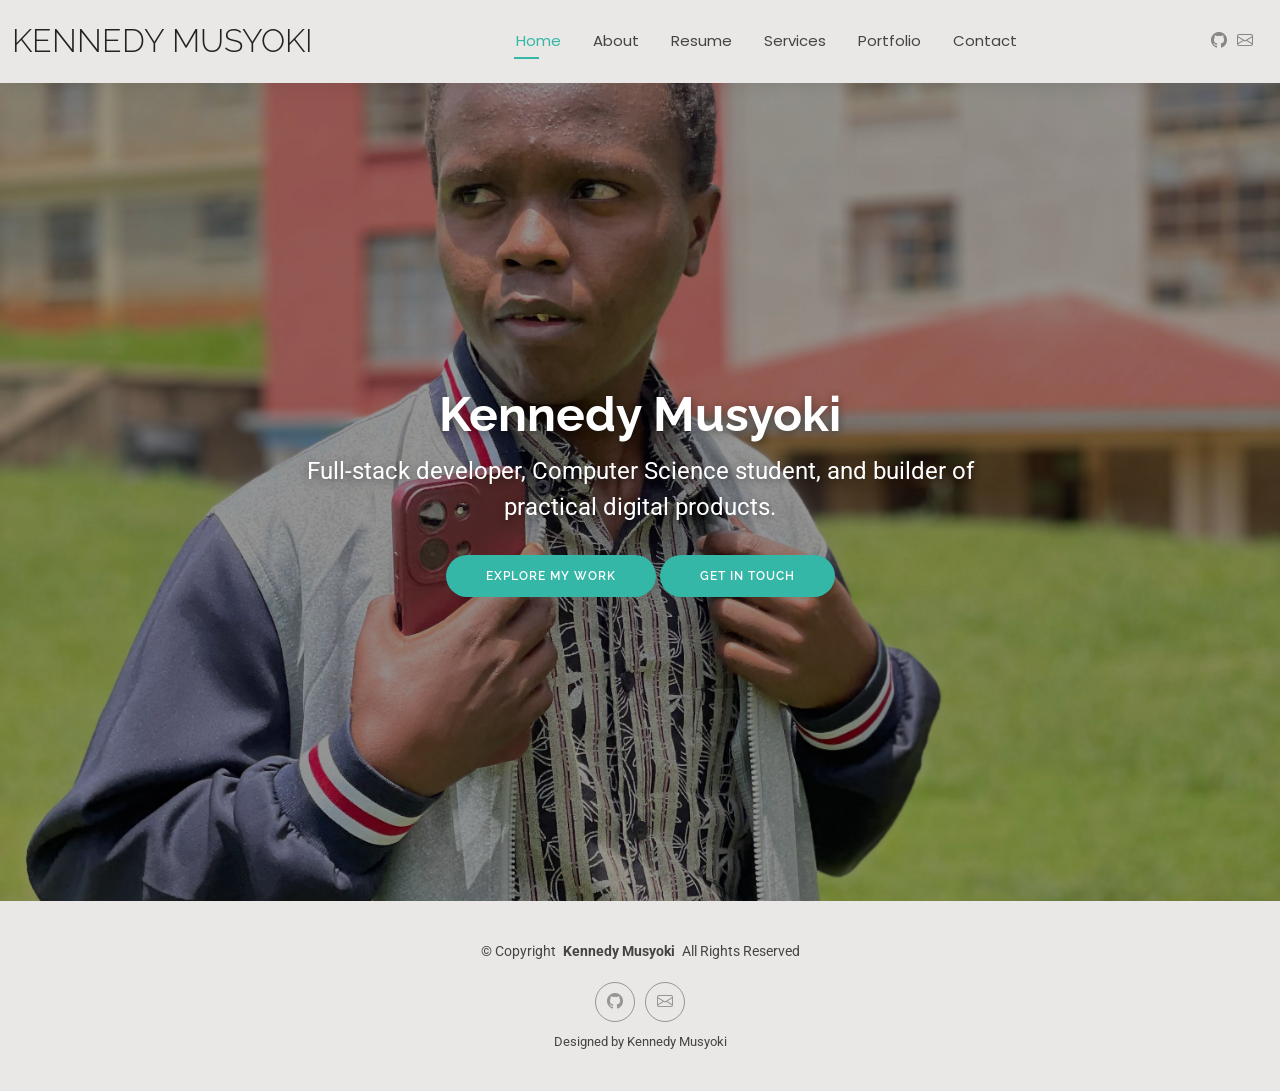
<file: index.html>
<!DOCTYPE html>
<html lang="en">

<head>
  <meta charset="utf-8">
  <meta content="width=device-width, initial-scale=1.0" name="viewport">
  <title>Kennedy Musyoki | Full-Stack Developer</title>
  <meta name="description" content="Kennedy Musyoki is a full-stack developer and Computer Science student at Kisii University, building practical web and software solutions.">
  <meta name="keywords" content="Kennedy Musyoki, full-stack developer, web developer, Kenya, React, TypeScript, Python">

  <!-- Favicons -->
  <link href="assets/img/favicon.png" rel="icon">
  <link href="assets/img/apple-touch-icon.png" rel="apple-touch-icon">

  <!-- Fonts -->
  <link href="https://fonts.googleapis.com" rel="preconnect">
  <link href="https://fonts.gstatic.com" rel="preconnect" crossorigin>
  <link href="https://fonts.googleapis.com/css2?family=Roboto:ital,wght@0,100;0,300;0,400;0,500;0,700;0,900;1,100;1,300;1,400;1,500;1,700;1,900&family=Poppins:ital,wght@0,100;0,200;0,300;0,400;0,500;0,600;0,700;0,800;0,900;1,100;1,200;1,300;1,400;1,500;1,600;1,700;1,800;1,900&family=Raleway:ital,wght@0,100;0,200;0,300;0,400;0,500;0,600;0,700;0,800;0,900;1,100;1,200;1,300;1,400;1,500;1,600;1,700;1,800;1,900&display=swap" rel="stylesheet">

  <!-- Vendor CSS Files -->
  <link href="assets/vendor/bootstrap/css/bootstrap.min.css" rel="stylesheet">
  <link href="assets/vendor/bootstrap-icons/bootstrap-icons.css" rel="stylesheet">
  <link href="assets/vendor/aos/aos.css" rel="stylesheet">
  <link href="assets/vendor/swiper/swiper-bundle.min.css" rel="stylesheet">
  <link href="assets/vendor/glightbox/css/glightbox.min.css" rel="stylesheet">

  <!-- Main CSS File -->
  <link href="assets/css/main.css" rel="stylesheet">
</head>

<body class="index-page">

  <header id="header" class="header d-flex align-items-center light-background sticky-top">
    <div class="container-fluid position-relative d-flex align-items-center justify-content-between">

      <a href="index.html" class="logo d-flex align-items-center me-auto me-xl-0">
        <h1 class="sitename">Kennedy Musyoki</h1>
      </a>

      <nav id="navmenu" class="navmenu">
        <ul>
          <li><a href="index.html" class="active">Home</a></li>
          <li><a href="about.html">About</a></li>
          <li><a href="resume.html">Resume</a></li>
          <li><a href="services.html">Services</a></li>
          <li><a href="portfolio.html">Portfolio</a></li>
          <li><a href="contact.html">Contact</a></li>
        </ul>
        <i class="mobile-nav-toggle d-xl-none bi bi-list"></i>
      </nav>

      <div class="header-social-links">
        <a href="https://github.com/kakstalentcommunity" aria-label="GitHub"><i class="bi bi-github"></i></a>
        <a href="mailto:kennez876@gmail.com" aria-label="Email"><i class="bi bi-envelope"></i></a>
      </div>

    </div>
  </header>

  <main class="main">

    <!-- Hero Section -->
    <section id="hero" class="hero section">

      <img src="assets/img/WhatsApp%20Image%202026-10-09%20at%2013.12.32.jpeg" alt="Kennedy Musyoki outdoors in Machakos" data-aos="fade-in">

      <div class="container text-center" data-aos="zoom-out" data-aos-delay="100">
        <div class="row justify-content-center">
          <div class="col-lg-8">
            <h2>Kennedy Musyoki</h2>
            <p>Full-stack developer, Computer Science student, and builder of practical digital products.</p>
            <a href="portfolio.html" class="btn-get-started">Explore My Work</a>
            <a href="contact.html" class="btn-get-started">Get In Touch</a>
          </div>
        </div>
      </div>

    </section><!-- /Hero Section -->

  </main>

  <footer id="footer" class="footer light-background">

    <div class="container">
      <div class="copyright text-center ">
        <p>© <span>Copyright</span> <strong class="px-1 sitename">Kennedy Musyoki</strong> <span>All Rights Reserved<br></span></p>
      </div>
      <div class="social-links d-flex justify-content-center">
        <a href="https://github.com/kakstalentcommunity" aria-label="GitHub"><i class="bi bi-github"></i></a>
        <a href="mailto:kennez876@gmail.com" aria-label="Email"><i class="bi bi-envelope"></i></a>
      </div>
      <div class="credits">
        <!-- All the links in the footer should remain intact. -->
        <!-- You can delete the links only if you've purchased the pro version. -->
        <!-- Licensing information: https://bootstrapmade.com/license/ -->
        <!-- Purchase the pro version with working PHP/AJAX contact form: [buy-url] -->
        Designed by Kennedy Musyoki
      </div>
    </div>

  </footer>

  <!-- Scroll Top -->
  <a href="#" id="scroll-top" class="scroll-top d-flex align-items-center justify-content-center"><i class="bi bi-arrow-up-short"></i></a>

  <!-- Preloader -->
  <div id="preloader"></div>

  <!-- Vendor JS Files -->
  <script src="assets/vendor/bootstrap/js/bootstrap.bundle.min.js"></script>
  <script src="assets/vendor/php-email-form/validate.js"></script>
  <script src="assets/vendor/aos/aos.js"></script>
  <script src="assets/vendor/waypoints/noframework.waypoints.js"></script>
  <script src="assets/vendor/purecounter/purecounter_vanilla.js"></script>
  <script src="assets/vendor/swiper/swiper-bundle.min.js"></script>
  <script src="assets/vendor/glightbox/js/glightbox.min.js"></script>
  <script src="assets/vendor/imagesloaded/imagesloaded.pkgd.min.js"></script>
  <script src="assets/vendor/isotope-layout/isotope.pkgd.min.js"></script>

  <!-- Main JS File -->
  <script src="assets/js/main.js"></script>

</body>

</html>
</file>
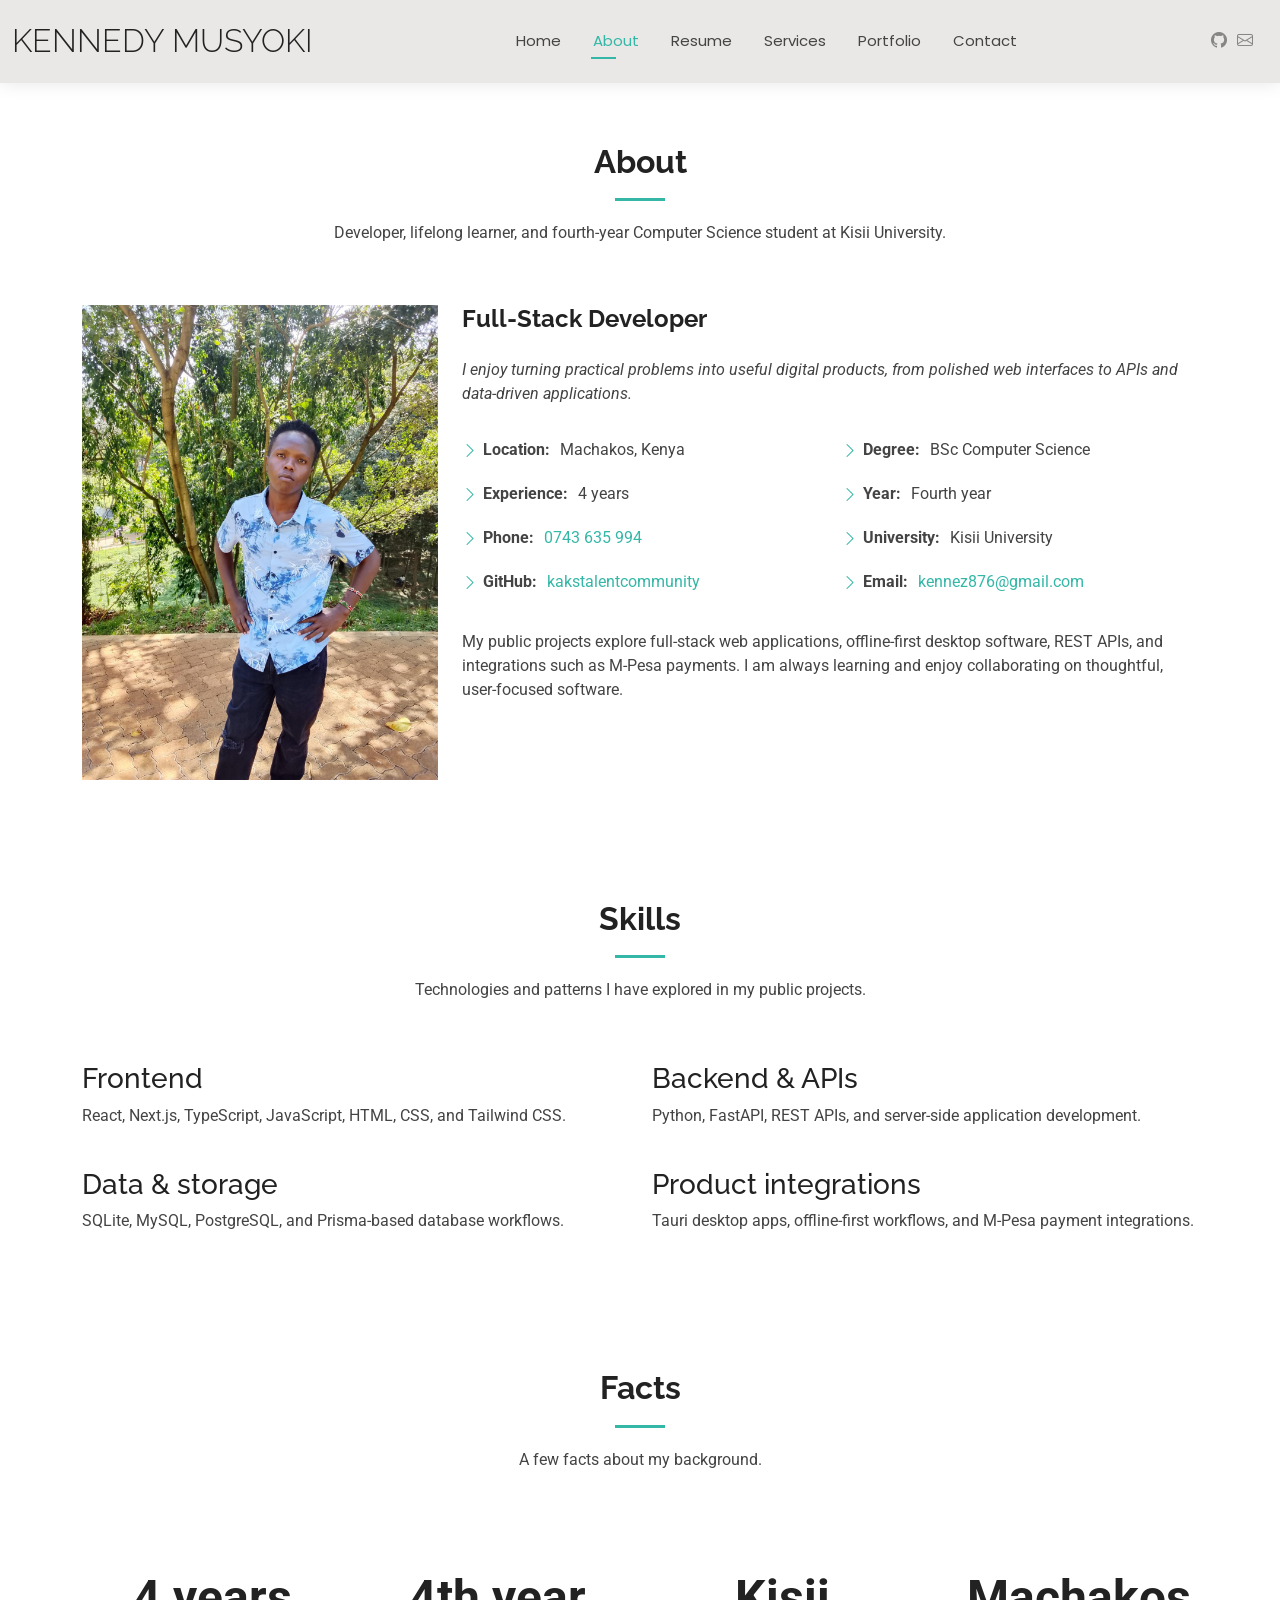
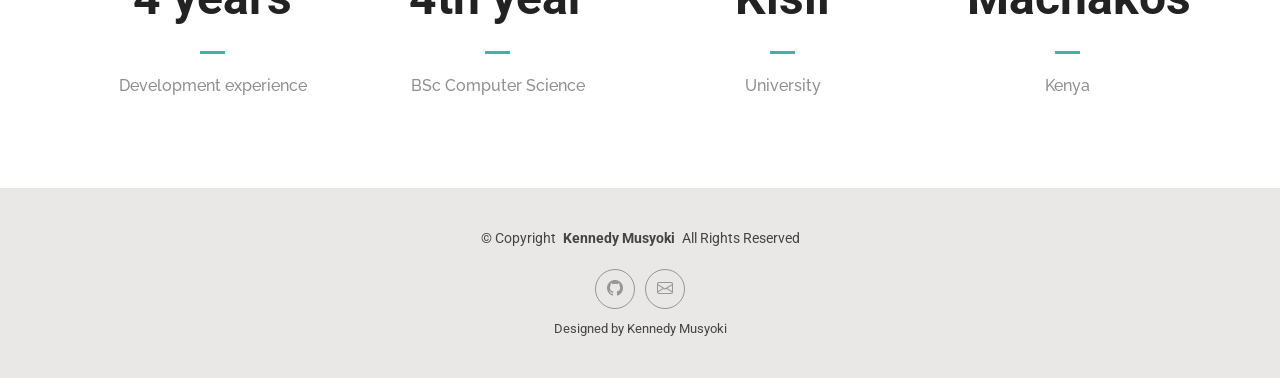
<file: about.html>
<!DOCTYPE html>
<html lang="en">

<head>
  <meta charset="utf-8">
  <meta content="width=device-width, initial-scale=1.0" name="viewport">
  <title>About | Kennedy Musyoki</title>
  <meta name="description" content="Meet Kennedy Musyoki, a full-stack developer and fourth-year Computer Science student at Kisii University.">
  <meta name="keywords" content="Kennedy Musyoki, full-stack developer, Kisii University, software developer">

  <!-- Favicons -->
  <link href="assets/img/favicon.png" rel="icon">
  <link href="assets/img/apple-touch-icon.png" rel="apple-touch-icon">

  <!-- Fonts -->
  <link href="https://fonts.googleapis.com" rel="preconnect">
  <link href="https://fonts.gstatic.com" rel="preconnect" crossorigin>
  <link href="https://fonts.googleapis.com/css2?family=Roboto:ital,wght@0,100;0,300;0,400;0,500;0,700;0,900;1,100;1,300;1,400;1,500;1,700;1,900&family=Poppins:ital,wght@0,100;0,200;0,300;0,400;0,500;0,600;0,700;0,800;0,900;1,100;1,200;1,300;1,400;1,500;1,600;1,700;1,800;1,900&family=Raleway:ital,wght@0,100;0,200;0,300;0,400;0,500;0,600;0,700;0,800;0,900;1,100;1,200;1,300;1,400;1,500;1,600;1,700;1,800;1,900&display=swap" rel="stylesheet">

  <!-- Vendor CSS Files -->
  <link href="assets/vendor/bootstrap/css/bootstrap.min.css" rel="stylesheet">
  <link href="assets/vendor/bootstrap-icons/bootstrap-icons.css" rel="stylesheet">
  <link href="assets/vendor/aos/aos.css" rel="stylesheet">
  <link href="assets/vendor/swiper/swiper-bundle.min.css" rel="stylesheet">
  <link href="assets/vendor/glightbox/css/glightbox.min.css" rel="stylesheet">

  <!-- Main CSS File -->
  <link href="assets/css/main.css" rel="stylesheet">


</head>

<body class="about-page">

  <header id="header" class="header d-flex align-items-center light-background sticky-top">
    <div class="container-fluid position-relative d-flex align-items-center justify-content-between">

      <a href="index.html" class="logo d-flex align-items-center me-auto me-xl-0">
        <h1 class="sitename">Kennedy Musyoki</h1>
      </a>

      <nav id="navmenu" class="navmenu">
        <ul>
          <li><a href="index.html">Home</a></li>
          <li><a href="about.html" class="active">About</a></li>
          <li><a href="resume.html">Resume</a></li>
          <li><a href="services.html">Services</a></li>
          <li><a href="portfolio.html">Portfolio</a></li>
          <li><a href="contact.html">Contact</a></li>
        </ul>
        <i class="mobile-nav-toggle d-xl-none bi bi-list"></i>
      </nav>

      <div class="header-social-links">
        <a href="https://github.com/kakstalentcommunity" aria-label="GitHub"><i class="bi bi-github"></i></a>
        <a href="mailto:kennez876@gmail.com" aria-label="Email"><i class="bi bi-envelope"></i></a>
      </div>

    </div>
  </header>

  <main class="main">

    <!-- About Section -->
    <section id="about" class="about section">

      <!-- Section Title -->
      <div class="container section-title" data-aos="fade-up">
        <h2>About</h2>
        <p>Developer, lifelong learner, and fourth-year Computer Science student at Kisii University.</p>
      </div><!-- End Section Title -->

      <div class="container" data-aos="fade-up" data-aos-delay="100">

        <div class="row gy-4 justify-content-center">
          <div class="col-lg-4">
            <img src="assets/img/WhatsApp%20Image%202026-10-09%20at%2013.12.32%20%281%29.jpeg" class="img-fluid" alt="Kennedy Musyoki at Kisii University">
          </div>
          <div class="col-lg-8 content">
            <h2>Full-Stack Developer</h2>
            <p class="fst-italic py-3">
              I enjoy turning practical problems into useful digital products, from polished web interfaces to APIs and data-driven applications.
            </p>
            <div class="row">
              <div class="col-lg-6">
                <ul>
                  <li><i class="bi bi-chevron-right"></i> <strong>Location:</strong> <span>Machakos, Kenya</span></li>
                  <li><i class="bi bi-chevron-right"></i> <strong>Experience:</strong> <span>4 years</span></li>
                  <li><i class="bi bi-chevron-right"></i> <strong>Phone:</strong> <span><a href="tel:+254743635994">0743 635 994</a></span></li>
                  <li><i class="bi bi-chevron-right"></i> <strong>GitHub:</strong> <span><a href="https://github.com/kakstalentcommunity">kakstalentcommunity</a></span></li>
                </ul>
              </div>
              <div class="col-lg-6">
                <ul>
                  <li><i class="bi bi-chevron-right"></i> <strong>Degree:</strong> <span>BSc Computer Science</span></li>
                  <li><i class="bi bi-chevron-right"></i> <strong>Year:</strong> <span>Fourth year</span></li>
                  <li><i class="bi bi-chevron-right"></i> <strong>University:</strong> <span>Kisii University</span></li>
                  <li><i class="bi bi-chevron-right"></i> <strong>Email:</strong> <span><a href="mailto:kennez876@gmail.com">kennez876@gmail.com</a></span></li>
                </ul>
              </div>
            </div>
            <p class="py-3">
              My public projects explore full-stack web applications, offline-first desktop software, REST APIs, and integrations such as M-Pesa payments. I am always learning and enjoy collaborating on thoughtful, user-focused software.
            </p>
          </div>
        </div>

      </div>

    </section><!-- /About Section -->

    <!-- Skills Section -->
    <section id="skills" class="skills section">

      <!-- Section Title -->
      <div class="container section-title" data-aos="fade-up">
        <h2>Skills</h2>
        <p>Technologies and patterns I have explored in my public projects.</p>
      </div><!-- End Section Title -->

      <div class="container" data-aos="fade-up" data-aos-delay="100">

        <div class="row gy-4">
          <div class="col-lg-6">
            <h3>Frontend</h3>
            <p>React, Next.js, TypeScript, JavaScript, HTML, CSS, and Tailwind CSS.</p>
          </div>
          <div class="col-lg-6">
            <h3>Backend &amp; APIs</h3>
            <p>Python, FastAPI, REST APIs, and server-side application development.</p>
          </div>
          <div class="col-lg-6">
            <h3>Data &amp; storage</h3>
            <p>SQLite, MySQL, PostgreSQL, and Prisma-based database workflows.</p>
          </div>
          <div class="col-lg-6">
            <h3>Product integrations</h3>
            <p>Tauri desktop apps, offline-first workflows, and M-Pesa payment integrations.</p>
          </div>
        </div>

      </div>

    </section><!-- /Skills Section -->

    <!-- Stats Section -->
    <section id="stats" class="stats section">

      <!-- Section Title -->
      <div class="container section-title" data-aos="fade-up">
        <h2>Facts</h2>
        <p>A few facts about my background.</p>
      </div><!-- End Section Title -->

      <div class="container" data-aos="fade-up" data-aos-delay="100">

        <div class="row gy-4">

          <div class="col-lg-3 col-md-6">
            <div class="stats-item text-center w-100 h-100">
              <span>4 years</span>
              <p>Development experience</p>
            </div>
          </div><!-- End Stats Item -->

          <div class="col-lg-3 col-md-6">
            <div class="stats-item text-center w-100 h-100">
              <span>4th year</span>
              <p>BSc Computer Science</p>
            </div>
          </div><!-- End Stats Item -->

          <div class="col-lg-3 col-md-6">
            <div class="stats-item text-center w-100 h-100">
              <span>Kisii</span>
              <p>University</p>
            </div>
          </div><!-- End Stats Item -->

          <div class="col-lg-3 col-md-6">
            <div class="stats-item text-center w-100 h-100">
              <span>Machakos</span>
              <p>Kenya</p>
            </div>
          </div><!-- End Stats Item -->

        </div>

      </div>

    </section><!-- /Stats Section -->

  </main>

  <footer id="footer" class="footer light-background">

    <div class="container">
      <div class="copyright text-center ">
        <p>© <span>Copyright</span> <strong class="px-1 sitename">Kennedy Musyoki</strong> <span>All Rights Reserved<br></span></p>
      </div>
      <div class="social-links d-flex justify-content-center">
        <a href="https://github.com/kakstalentcommunity" aria-label="GitHub"><i class="bi bi-github"></i></a>
        <a href="mailto:kennez876@gmail.com" aria-label="Email"><i class="bi bi-envelope"></i></a>
      </div>
      <div class="credits">
        <!-- All the links in the footer should remain intact. -->
        <!-- You can delete the links only if you've purchased the pro version. -->
        <!-- Licensing information: https://bootstrapmade.com/license/ -->
        <!-- Purchase the pro version with working PHP/AJAX contact form: [buy-url] -->
        Designed by Kennedy Musyoki
      </div>
    </div>

  </footer>

  <!-- Scroll Top -->
  <a href="#" id="scroll-top" class="scroll-top d-flex align-items-center justify-content-center"><i class="bi bi-arrow-up-short"></i></a>

  <!-- Preloader -->
  <div id="preloader"></div>

  <!-- Vendor JS Files -->
  <script src="assets/vendor/bootstrap/js/bootstrap.bundle.min.js"></script>
  <script src="assets/vendor/php-email-form/validate.js"></script>
  <script src="assets/vendor/aos/aos.js"></script>
  <script src="assets/vendor/waypoints/noframework.waypoints.js"></script>
  <script src="assets/vendor/purecounter/purecounter_vanilla.js"></script>
  <script src="assets/vendor/swiper/swiper-bundle.min.js"></script>
  <script src="assets/vendor/glightbox/js/glightbox.min.js"></script>
  <script src="assets/vendor/imagesloaded/imagesloaded.pkgd.min.js"></script>
  <script src="assets/vendor/isotope-layout/isotope.pkgd.min.js"></script>

  <!-- Main JS File -->
  <script src="assets/js/main.js"></script>

</body>

</html>
</file>
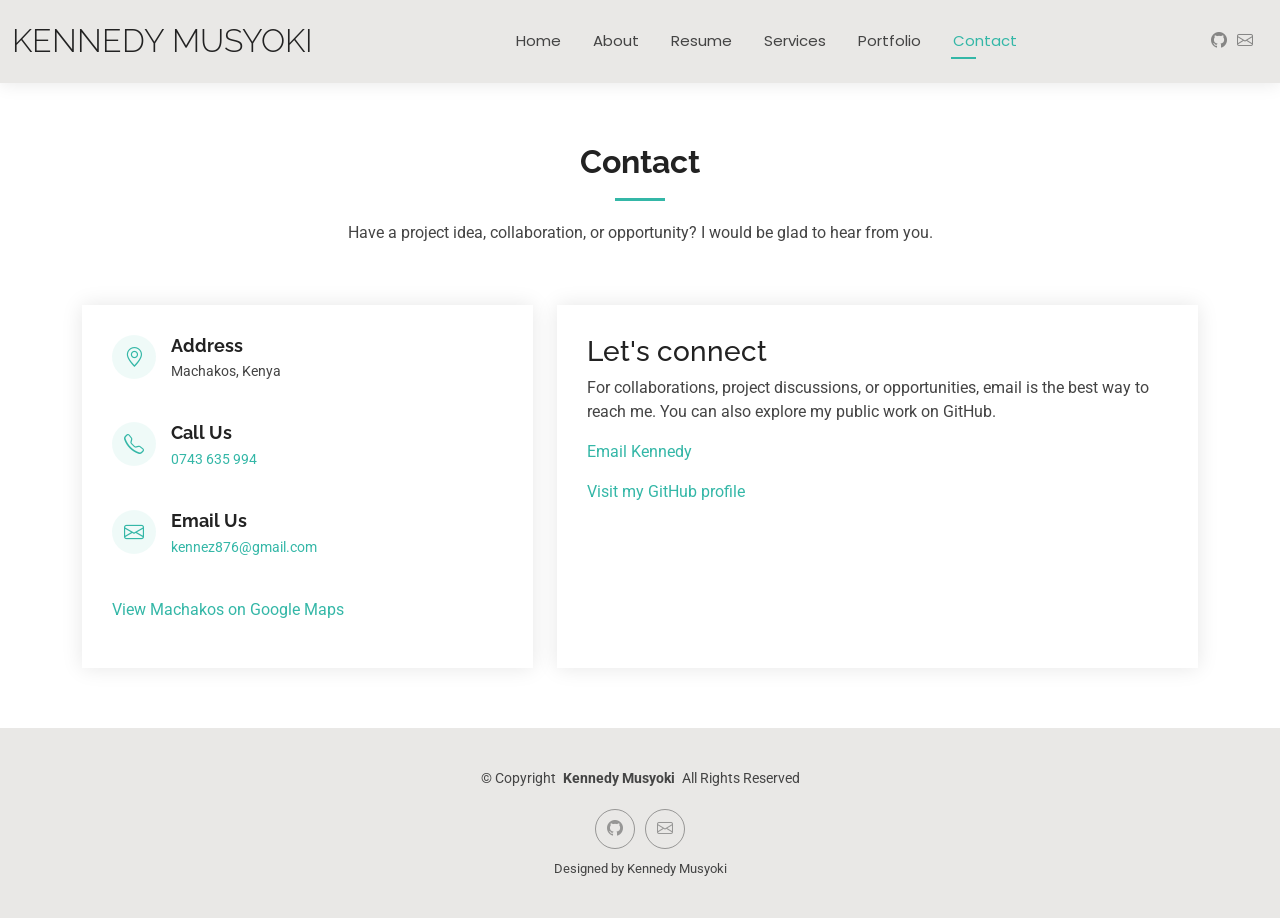
<file: contact.html>
<!DOCTYPE html>
<html lang="en">

<head>
  <meta charset="utf-8">
  <meta content="width=device-width, initial-scale=1.0" name="viewport">
  <title>Contact | Kennedy Musyoki</title>
  <meta name="description" content="Get in touch with Kennedy Musyoki in Machakos, Kenya, by email, phone, or GitHub.">
  <meta name="keywords" content="contact Kennedy Musyoki, Machakos developer, Kenya software developer">

  <!-- Favicons -->
  <link href="assets/img/favicon.png" rel="icon">
  <link href="assets/img/apple-touch-icon.png" rel="apple-touch-icon">

  <!-- Fonts -->
  <link href="https://fonts.googleapis.com" rel="preconnect">
  <link href="https://fonts.gstatic.com" rel="preconnect" crossorigin>
  <link href="https://fonts.googleapis.com/css2?family=Roboto:ital,wght@0,100;0,300;0,400;0,500;0,700;0,900;1,100;1,300;1,400;1,500;1,700;1,900&family=Poppins:ital,wght@0,100;0,200;0,300;0,400;0,500;0,600;0,700;0,800;0,900;1,100;1,200;1,300;1,400;1,500;1,600;1,700;1,800;1,900&family=Raleway:ital,wght@0,100;0,200;0,300;0,400;0,500;0,600;0,700;0,800;0,900;1,100;1,200;1,300;1,400;1,500;1,600;1,700;1,800;1,900&display=swap" rel="stylesheet">

  <!-- Vendor CSS Files -->
  <link href="assets/vendor/bootstrap/css/bootstrap.min.css" rel="stylesheet">
  <link href="assets/vendor/bootstrap-icons/bootstrap-icons.css" rel="stylesheet">
  <link href="assets/vendor/aos/aos.css" rel="stylesheet">
  <link href="assets/vendor/swiper/swiper-bundle.min.css" rel="stylesheet">
  <link href="assets/vendor/glightbox/css/glightbox.min.css" rel="stylesheet">

  <!-- Main CSS File -->
  <link href="assets/css/main.css" rel="stylesheet">
</head>

<body class="contact-page">

  <header id="header" class="header d-flex align-items-center light-background sticky-top">
    <div class="container-fluid position-relative d-flex align-items-center justify-content-between">

      <a href="index.html" class="logo d-flex align-items-center me-auto me-xl-0">
        <h1 class="sitename">Kennedy Musyoki</h1>
      </a>

      <nav id="navmenu" class="navmenu">
        <ul>
          <li><a href="index.html">Home</a></li>
          <li><a href="about.html">About</a></li>
          <li><a href="resume.html">Resume</a></li>
          <li><a href="services.html">Services</a></li>
          <li><a href="portfolio.html">Portfolio</a></li>
          <li><a href="contact.html" class="active">Contact</a></li>
        </ul>
        <i class="mobile-nav-toggle d-xl-none bi bi-list"></i>
      </nav>

      <div class="header-social-links">
        <a href="https://github.com/kakstalentcommunity" aria-label="GitHub"><i class="bi bi-github"></i></a>
        <a href="mailto:kennez876@gmail.com" aria-label="Email"><i class="bi bi-envelope"></i></a>
      </div>

    </div>
  </header>

  <main class="main">

    <!-- Contact Section -->
    <section id="contact" class="contact section">

      <!-- Section Title -->
      <div class="container section-title" data-aos="fade-up">
        <h2>Contact</h2>
        <p>Have a project idea, collaboration, or opportunity? I would be glad to hear from you.</p>
      </div><!-- End Section Title -->

      <div class="container" data-aos="fade-up" data-aos-delay="100">

        <div class="row gy-4">

          <div class="col-lg-5">

            <div class="info-wrap">
              <div class="info-item d-flex" data-aos="fade-up" data-aos-delay="200">
                <i class="bi bi-geo-alt flex-shrink-0"></i>
                <div>
                  <h3>Address</h3>
                  <p>Machakos, Kenya</p>
                </div>
              </div><!-- End Info Item -->

              <div class="info-item d-flex" data-aos="fade-up" data-aos-delay="300">
                <i class="bi bi-telephone flex-shrink-0"></i>
                <div>
                  <h3>Call Us</h3>
                  <p><a href="tel:+254743635994">0743 635 994</a></p>
                </div>
              </div><!-- End Info Item -->

              <div class="info-item d-flex" data-aos="fade-up" data-aos-delay="400">
                <i class="bi bi-envelope flex-shrink-0"></i>
                <div>
                  <h3>Email Us</h3>
                  <p><a href="mailto:kennez876@gmail.com">kennez876@gmail.com</a></p>
                </div>
              </div><!-- End Info Item -->

              <p class="mt-3"><a href="https://www.google.com/maps/search/?api=1&amp;query=Machakos%2C%20Kenya" target="_blank" rel="noopener noreferrer">View Machakos on Google Maps</a></p>
            </div>
          </div>

          <div class="col-lg-7">
            <div class="info-wrap h-100" data-aos="fade-up" data-aos-delay="200">
              <h3>Let's connect</h3>
              <p>For collaborations, project discussions, or opportunities, email is the best way to reach me. You can also explore my public work on GitHub.</p>
              <p><a class="btn-get-started" href="mailto:kennez876@gmail.com">Email Kennedy</a></p>
              <p><a href="https://github.com/kakstalentcommunity" target="_blank" rel="noopener noreferrer">Visit my GitHub profile</a></p>
            </div>
          </div><!-- End Contact Form -->

        </div>

      </div>

    </section><!-- /Contact Section -->

  </main>

  <footer id="footer" class="footer light-background">

    <div class="container">
      <div class="copyright text-center ">
        <p>© <span>Copyright</span> <strong class="px-1 sitename">Kennedy Musyoki</strong> <span>All Rights Reserved<br></span></p>
      </div>
      <div class="social-links d-flex justify-content-center">
        <a href="https://github.com/kakstalentcommunity" aria-label="GitHub"><i class="bi bi-github"></i></a>
        <a href="mailto:kennez876@gmail.com" aria-label="Email"><i class="bi bi-envelope"></i></a>
      </div>
      <div class="credits">
        <!-- All the links in the footer should remain intact. -->
        <!-- You can delete the links only if you've purchased the pro version. -->
        <!-- Licensing information: https://bootstrapmade.com/license/ -->
        <!-- Purchase the pro version with working PHP/AJAX contact form: [buy-url] -->
        Designed by Kennedy Musyoki
      </div>
    </div>

  </footer>

  <!-- Scroll Top -->
  <a href="#" id="scroll-top" class="scroll-top d-flex align-items-center justify-content-center"><i class="bi bi-arrow-up-short"></i></a>

  <!-- Preloader -->
  <div id="preloader"></div>

  <!-- Vendor JS Files -->
  <script src="assets/vendor/bootstrap/js/bootstrap.bundle.min.js"></script>
  <script src="assets/vendor/php-email-form/validate.js"></script>
  <script src="assets/vendor/aos/aos.js"></script>
  <script src="assets/vendor/waypoints/noframework.waypoints.js"></script>
  <script src="assets/vendor/purecounter/purecounter_vanilla.js"></script>
  <script src="assets/vendor/swiper/swiper-bundle.min.js"></script>
  <script src="assets/vendor/glightbox/js/glightbox.min.js"></script>
  <script src="assets/vendor/imagesloaded/imagesloaded.pkgd.min.js"></script>
  <script src="assets/vendor/isotope-layout/isotope.pkgd.min.js"></script>

  <!-- Main JS File -->
  <script src="assets/js/main.js"></script>

</body>

</html>
</file>
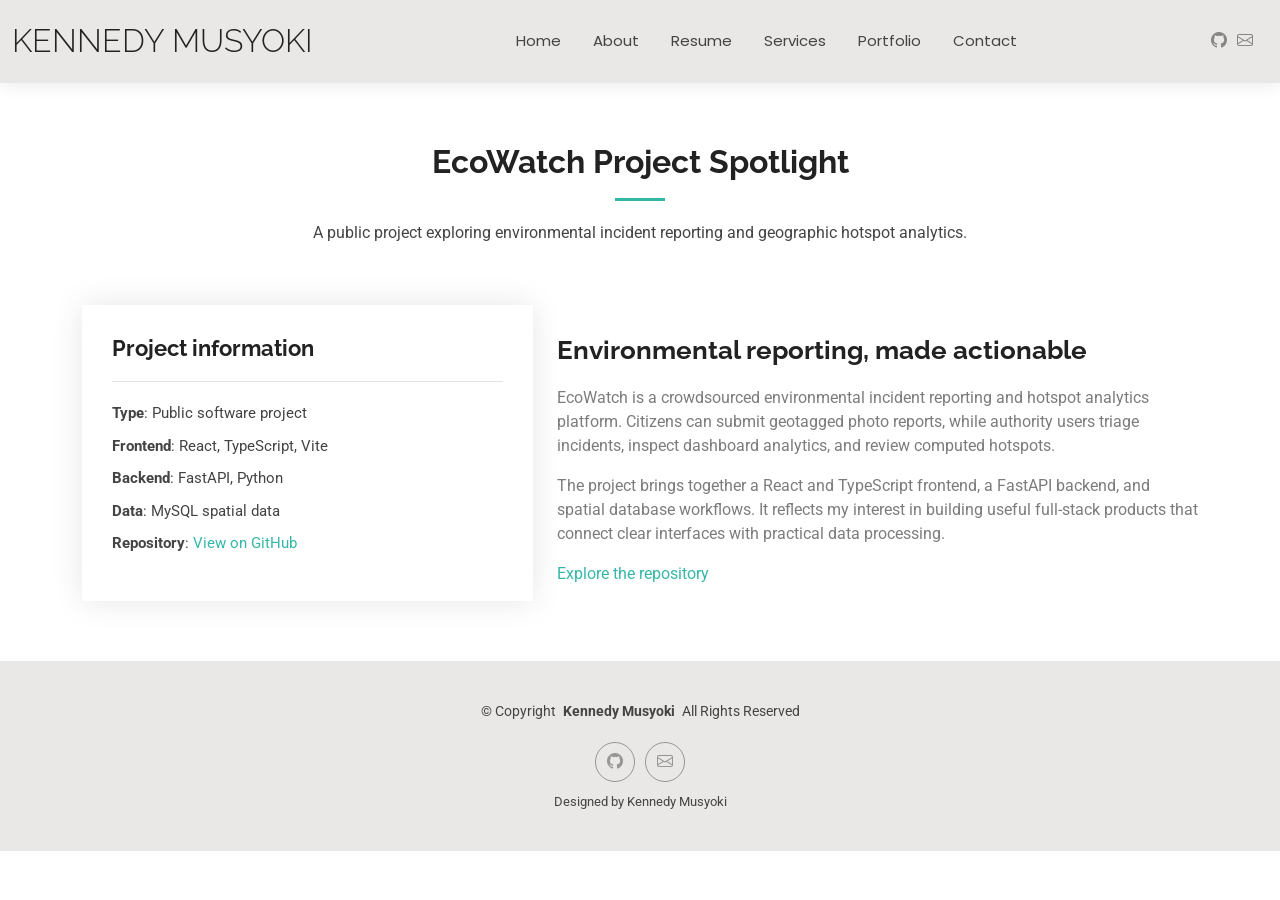
<file: portfolio-details.html>
<!DOCTYPE html>
<html lang="en">

<head>
  <meta charset="utf-8">
  <meta content="width=device-width, initial-scale=1.0" name="viewport">
  <title>EcoWatch Project | Kennedy Musyoki</title>
  <meta name="description" content="Project spotlight: EcoWatch, a crowdsourced environmental incident reporting and hotspot analytics platform.">
  <meta name="keywords" content="EcoWatch, environmental reporting, React, FastAPI, Kennedy Musyoki">

  <!-- Favicons -->
  <link href="assets/img/favicon.png" rel="icon">
  <link href="assets/img/apple-touch-icon.png" rel="apple-touch-icon">

  <!-- Fonts -->
  <link href="https://fonts.googleapis.com" rel="preconnect">
  <link href="https://fonts.gstatic.com" rel="preconnect" crossorigin>
  <link href="https://fonts.googleapis.com/css2?family=Roboto:ital,wght@0,100;0,300;0,400;0,500;0,700;0,900;1,100;1,300;1,400;1,500;1,700;1,900&family=Poppins:ital,wght@0,100;0,200;0,300;0,400;0,500;0,600;0,700;0,800;0,900;1,100;1,200;1,300;1,400;1,500;1,600;1,700;1,800;1,900&family=Raleway:ital,wght@0,100;0,200;0,300;0,400;0,500;0,600;0,700;0,800;0,900;1,100;1,200;1,300;1,400;1,500;1,600;1,700;1,800;1,900&display=swap" rel="stylesheet">

  <!-- Vendor CSS Files -->
  <link href="assets/vendor/bootstrap/css/bootstrap.min.css" rel="stylesheet">
  <link href="assets/vendor/bootstrap-icons/bootstrap-icons.css" rel="stylesheet">
  <link href="assets/vendor/aos/aos.css" rel="stylesheet">
  <link href="assets/vendor/swiper/swiper-bundle.min.css" rel="stylesheet">
  <link href="assets/vendor/glightbox/css/glightbox.min.css" rel="stylesheet">

  <!-- Main CSS File -->
  <link href="assets/css/main.css" rel="stylesheet">
</head>

<body class="portfolio-details-page">

  <header id="header" class="header d-flex align-items-center light-background sticky-top">
    <div class="container-fluid position-relative d-flex align-items-center justify-content-between">

      <a href="index.html" class="logo d-flex align-items-center me-auto me-xl-0">
        <h1 class="sitename">Kennedy Musyoki</h1>
      </a>

      <nav id="navmenu" class="navmenu">
        <ul>
          <li><a href="index.html">Home</a></li>
          <li><a href="about.html">About</a></li>
          <li><a href="resume.html">Resume</a></li>
          <li><a href="services.html">Services</a></li>
          <li><a href="portfolio.html">Portfolio</a></li>
          <li><a href="contact.html">Contact</a></li>
        </ul>
        <i class="mobile-nav-toggle d-xl-none bi bi-list"></i>
      </nav>

      <div class="header-social-links">
        <a href="https://github.com/kakstalentcommunity" aria-label="GitHub"><i class="bi bi-github"></i></a>
        <a href="mailto:kennez876@gmail.com" aria-label="Email"><i class="bi bi-envelope"></i></a>
      </div>

    </div>
  </header>

  <main class="main">

    <!-- Portfolio Details Section -->
    <section id="portfolio-details" class="portfolio-details section">

      <!-- Section Title -->
      <div class="container section-title" data-aos="fade-up">
        <h2>EcoWatch Project Spotlight</h2>
        <p>A public project exploring environmental incident reporting and geographic hotspot analytics.</p>
      </div><!-- End Section Title -->

      <div class="container" data-aos="fade-up" data-aos-delay="100">

        <div class="row gy-4">

          <div class="col-lg-5">
            <div class="portfolio-info" data-aos="fade-up" data-aos-delay="200">
              <h3>Project information</h3>
              <ul>
                <li><strong>Type</strong>: Public software project</li>
                <li><strong>Frontend</strong>: React, TypeScript, Vite</li>
                <li><strong>Backend</strong>: FastAPI, Python</li>
                <li><strong>Data</strong>: MySQL spatial data</li>
                <li><strong>Repository</strong>: <a href="https://github.com/kakstalentcommunity/eco-watch" target="_blank" rel="noopener noreferrer">View on GitHub</a></li>
              </ul>
            </div>
          </div>
          <div class="col-lg-7">
            <div class="portfolio-description" data-aos="fade-up" data-aos-delay="300">
              <h2>Environmental reporting, made actionable</h2>
              <p>
                EcoWatch is a crowdsourced environmental incident reporting and hotspot analytics platform. Citizens can submit geotagged photo reports, while authority users triage incidents, inspect dashboard analytics, and review computed hotspots.
              </p>
              <p>The project brings together a React and TypeScript frontend, a FastAPI backend, and spatial database workflows. It reflects my interest in building useful full-stack products that connect clear interfaces with practical data processing.</p>
              <a href="https://github.com/kakstalentcommunity/eco-watch" target="_blank" rel="noopener noreferrer" class="btn-get-started">Explore the repository</a>
            </div>
          </div>

        </div>

      </div>

    </section><!-- /Portfolio Details Section -->

  </main>

  <footer id="footer" class="footer light-background">

    <div class="container">
      <div class="copyright text-center ">
        <p>© <span>Copyright</span> <strong class="px-1 sitename">Kennedy Musyoki</strong> <span>All Rights Reserved<br></span></p>
      </div>
      <div class="social-links d-flex justify-content-center">
        <a href="https://github.com/kakstalentcommunity" aria-label="GitHub"><i class="bi bi-github"></i></a>
        <a href="mailto:kennez876@gmail.com" aria-label="Email"><i class="bi bi-envelope"></i></a>
      </div>
      <div class="credits">
        
        Designed by Kennedy Musyoki
      </div>
    </div>

  </footer>

  <!-- Scroll Top -->
  <a href="#" id="scroll-top" class="scroll-top d-flex align-items-center justify-content-center"><i class="bi bi-arrow-up-short"></i></a>

  <!-- Preloader -->
  <div id="preloader"></div>

  <!-- Vendor JS Files -->
  <script src="assets/vendor/bootstrap/js/bootstrap.bundle.min.js"></script>
  <script src="assets/vendor/php-email-form/validate.js"></script>
  <script src="assets/vendor/aos/aos.js"></script>
  <script src="assets/vendor/waypoints/noframework.waypoints.js"></script>
  <script src="assets/vendor/purecounter/purecounter_vanilla.js"></script>
  <script src="assets/vendor/swiper/swiper-bundle.min.js"></script>
  <script src="assets/vendor/glightbox/js/glightbox.min.js"></script>
  <script src="assets/vendor/imagesloaded/imagesloaded.pkgd.min.js"></script>
  <script src="assets/vendor/isotope-layout/isotope.pkgd.min.js"></script>

  <!-- Main JS File -->
  <script src="assets/js/main.js"></script>

</body>

</html>
</file>
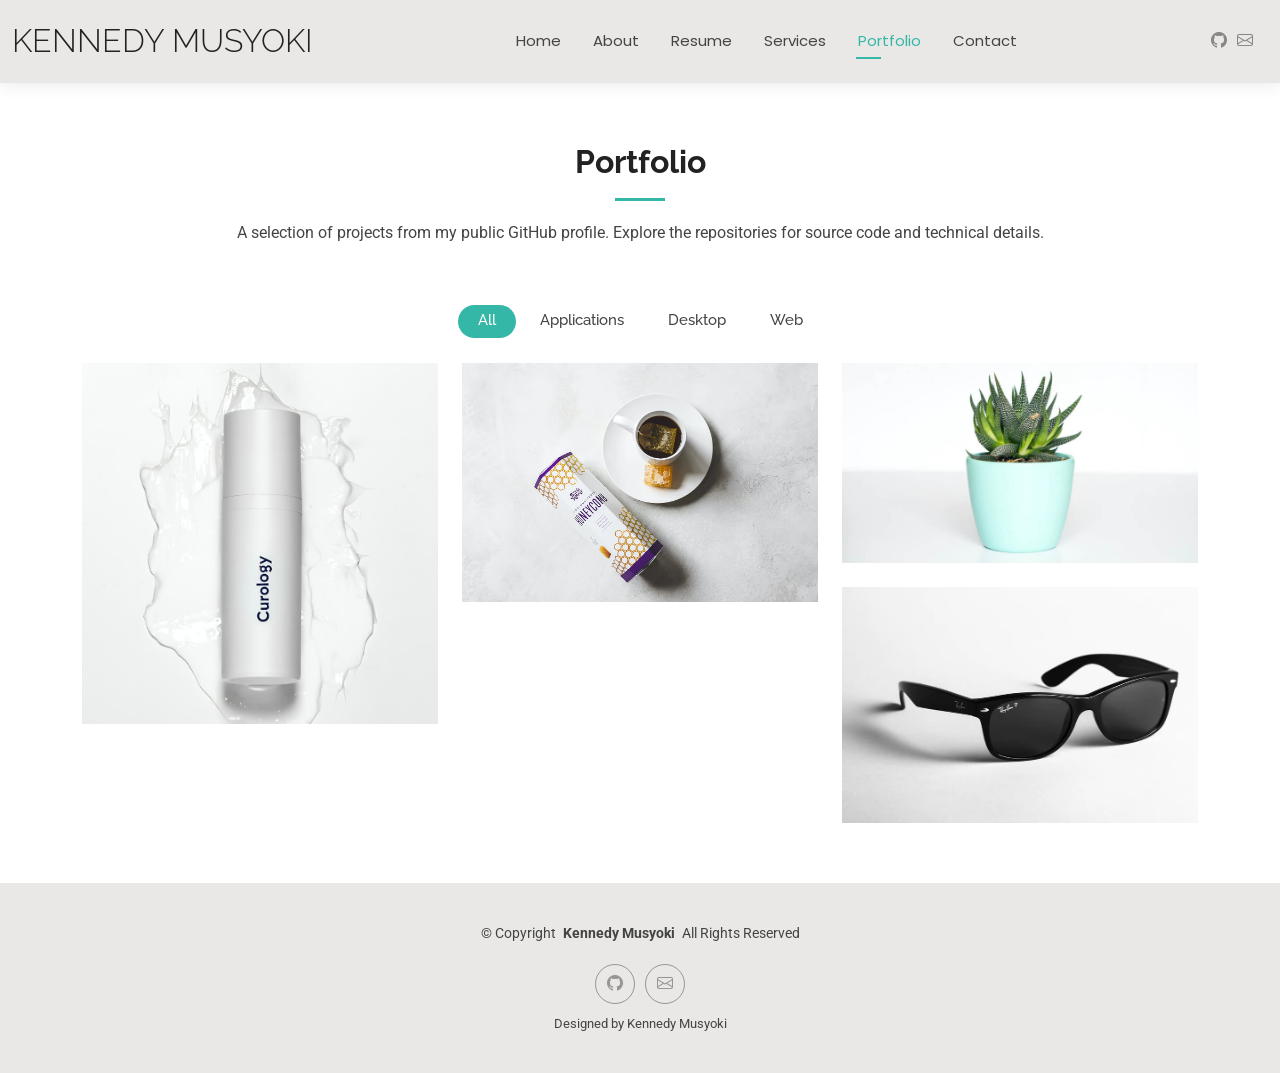
<file: portfolio.html>
<!DOCTYPE html>
<html lang="en">

<head>
  <meta charset="utf-8">
  <meta content="width=device-width, initial-scale=1.0" name="viewport">
  <title>Projects | Kennedy Musyoki</title>
  <meta name="description" content="Selected software projects by Kennedy Musyoki, including EcoWatch, an offline-first salon POS, a news platform, and a Next.js web app.">
  <meta name="keywords" content="Kennedy Musyoki projects, EcoWatch, salon POS, full-stack development">

  <!-- Favicons -->
  <link href="assets/img/favicon.png" rel="icon">
  <link href="assets/img/apple-touch-icon.png" rel="apple-touch-icon">

  <!-- Fonts -->
  <link href="https://fonts.googleapis.com" rel="preconnect">
  <link href="https://fonts.gstatic.com" rel="preconnect" crossorigin>
  <link href="https://fonts.googleapis.com/css2?family=Roboto:ital,wght@0,100;0,300;0,400;0,500;0,700;0,900;1,100;1,300;1,400;1,500;1,700;1,900&family=Poppins:ital,wght@0,100;0,200;0,300;0,400;0,500;0,600;0,700;0,800;0,900;1,100;1,200;1,300;1,400;1,500;1,600;1,700;1,800;1,900&family=Raleway:ital,wght@0,100;0,200;0,300;0,400;0,500;0,600;0,700;0,800;0,900;1,100;1,200;1,300;1,400;1,500;1,600;1,700;1,800;1,900&display=swap" rel="stylesheet">

  <!-- Vendor CSS Files -->
  <link href="assets/vendor/bootstrap/css/bootstrap.min.css" rel="stylesheet">
  <link href="assets/vendor/bootstrap-icons/bootstrap-icons.css" rel="stylesheet">
  <link href="assets/vendor/aos/aos.css" rel="stylesheet">
  <link href="assets/vendor/swiper/swiper-bundle.min.css" rel="stylesheet">
  <link href="assets/vendor/glightbox/css/glightbox.min.css" rel="stylesheet">

  <!-- Main CSS File -->
  <link href="assets/css/main.css" rel="stylesheet">
</head>

<body class="portfolio-page">

  <header id="header" class="header d-flex align-items-center light-background sticky-top">
    <div class="container-fluid position-relative d-flex align-items-center justify-content-between">

      <a href="index.html" class="logo d-flex align-items-center me-auto me-xl-0">
        <h1 class="sitename">Kennedy Musyoki</h1>
      </a>

      <nav id="navmenu" class="navmenu">
        <ul>
          <li><a href="index.html">Home</a></li>
          <li><a href="about.html">About</a></li>
          <li><a href="resume.html">Resume</a></li>
          <li><a href="services.html">Services</a></li>
          <li><a href="portfolio.html" class="active">Portfolio</a></li>
          <li><a href="contact.html">Contact</a></li>
        </ul>
        <i class="mobile-nav-toggle d-xl-none bi bi-list"></i>
      </nav>

      <div class="header-social-links">
        <a href="https://github.com/kakstalentcommunity" aria-label="GitHub"><i class="bi bi-github"></i></a>
        <a href="mailto:kennez876@gmail.com" aria-label="Email"><i class="bi bi-envelope"></i></a>
      </div>

    </div>
  </header>

  <main class="main">

    <!-- Portfolio Section -->
    <section id="portfolio" class="portfolio section">

      <!-- Section Title -->
      <div class="container section-title" data-aos="fade-up">
        <h2>Portfolio</h2>
        <p>A selection of projects from my public GitHub profile. Explore the repositories for source code and technical details.</p>
      </div><!-- End Section Title -->

      <div class="container">

        <div class="isotope-layout" data-default-filter="*" data-layout="masonry" data-sort="original-order">

          <ul class="portfolio-filters isotope-filters" data-aos="fade-up" data-aos-delay="100">
            <li data-filter="*" class="filter-active">All</li>
            <li data-filter=".filter-app">Applications</li>
            <li data-filter=".filter-product">Desktop</li>
            <li data-filter=".filter-branding">Web</li>
          </ul><!-- End Portfolio Filters -->

          <div class="row gy-4 isotope-container" data-aos="fade-up" data-aos-delay="200">

            <div class="col-lg-4 col-md-6 portfolio-item isotope-item filter-app">
              <img src="assets/img/masonry-portfolio/masonry-portfolio-1.jpg" class="img-fluid" alt="Decorative portfolio thumbnail">
              <div class="portfolio-info">
                <h4>EcoWatch</h4>
                <p>Environmental incident reporting and hotspot analytics with React, TypeScript, FastAPI, and MySQL.</p>
                <a href="assets/img/masonry-portfolio/masonry-portfolio-1.jpg" title="Decorative portfolio thumbnail" data-gallery="portfolio-gallery-app" class="glightbox preview-link"><i class="bi bi-zoom-in"></i></a>
                <a href="portfolio-details.html" title="Read the EcoWatch project details" class="details-link"><i class="bi bi-link-45deg"></i></a>
              </div>
            </div><!-- End Portfolio Item -->

            <div class="col-lg-4 col-md-6 portfolio-item isotope-item filter-product">
              <img src="assets/img/masonry-portfolio/masonry-portfolio-2.jpg" class="img-fluid" alt="Decorative portfolio thumbnail">
              <div class="portfolio-info">
                <h4>Blush &amp; Bloom POS</h4>
                <p>Offline-first salon point-of-sale software built with Tauri, React, TypeScript, and SQLite.</p>
                <a href="assets/img/masonry-portfolio/masonry-portfolio-2.jpg" title="Decorative portfolio thumbnail" data-gallery="portfolio-gallery-product" class="glightbox preview-link"><i class="bi bi-zoom-in"></i></a>
                <a href="https://github.com/kakstalentcommunity/salon-pos" target="_blank" rel="noopener noreferrer" title="View Blush and Bloom on GitHub" class="details-link"><i class="bi bi-box-arrow-up-right"></i></a>
              </div>
            </div><!-- End Portfolio Item -->

            <div class="col-lg-4 col-md-6 portfolio-item isotope-item filter-app">
              <img src="assets/img/masonry-portfolio/masonry-portfolio-3.jpg" class="img-fluid" alt="Decorative portfolio thumbnail">
              <div class="portfolio-info">
                <h4>News Aggregation Platform</h4>
                <p>RSS ingestion, article clustering, and a feed API using Python, Kafka, PostgreSQL, and Elasticsearch.</p>
                <a href="assets/img/masonry-portfolio/masonry-portfolio-3.jpg" title="Decorative portfolio thumbnail" data-gallery="portfolio-gallery-app" class="glightbox preview-link"><i class="bi bi-zoom-in"></i></a>
                <a href="https://github.com/kakstalentcommunity/news-platform" target="_blank" rel="noopener noreferrer" title="View News Platform on GitHub" class="details-link"><i class="bi bi-box-arrow-up-right"></i></a>
              </div>
            </div><!-- End Portfolio Item -->

            <div class="col-lg-4 col-md-6 portfolio-item isotope-item filter-branding">
              <img src="assets/img/masonry-portfolio/masonry-portfolio-4.jpg" class="img-fluid" alt="Decorative portfolio thumbnail">
              <div class="portfolio-info">
                <h4>CSK Web App</h4>
                <p>A Next.js and TypeScript application using Auth.js and Prisma for authentication and data access.</p>
                <a href="assets/img/masonry-portfolio/masonry-portfolio-4.jpg" title="Decorative portfolio thumbnail" data-gallery="portfolio-gallery-branding" class="glightbox preview-link"><i class="bi bi-zoom-in"></i></a>
                <a href="https://github.com/kakstalentcommunity/csk_web" target="_blank" rel="noopener noreferrer" title="View CSK Web on GitHub" class="details-link"><i class="bi bi-box-arrow-up-right"></i></a>
              </div>
            </div><!-- End Portfolio Item -->

          </div><!-- End Portfolio Container -->

        </div>

      </div>

    </section><!-- /Portfolio Section -->

  </main>

  <footer id="footer" class="footer light-background">

    <div class="container">
      <div class="copyright text-center ">
        <p>© <span>Copyright</span> <strong class="px-1 sitename">Kennedy Musyoki</strong> <span>All Rights Reserved<br></span></p>
      </div>
      <div class="social-links d-flex justify-content-center">
        <a href="https://github.com/kakstalentcommunity" aria-label="GitHub"><i class="bi bi-github"></i></a>
        <a href="mailto:kennez876@gmail.com" aria-label="Email"><i class="bi bi-envelope"></i></a>
      </div>
      <div class="credits">
        <!-- All the links in the footer should remain intact. -->
        <!-- You can delete the links only if you've purchased the pro version. -->
        <!-- Licensing information: https://bootstrapmade.com/license/ -->
        <!-- Purchase the pro version with working PHP/AJAX contact form: [buy-url] -->
        Designed by Kennedy Musyoki
      </div>
    </div>

  </footer>

  <!-- Scroll Top -->
  <a href="#" id="scroll-top" class="scroll-top d-flex align-items-center justify-content-center"><i class="bi bi-arrow-up-short"></i></a>

  <!-- Preloader -->
  <div id="preloader"></div>

  <!-- Vendor JS Files -->
  <script src="assets/vendor/bootstrap/js/bootstrap.bundle.min.js"></script>
  <script src="assets/vendor/php-email-form/validate.js"></script>
  <script src="assets/vendor/aos/aos.js"></script>
  <script src="assets/vendor/waypoints/noframework.waypoints.js"></script>
  <script src="assets/vendor/purecounter/purecounter_vanilla.js"></script>
  <script src="assets/vendor/swiper/swiper-bundle.min.js"></script>
  <script src="assets/vendor/glightbox/js/glightbox.min.js"></script>
  <script src="assets/vendor/imagesloaded/imagesloaded.pkgd.min.js"></script>
  <script src="assets/vendor/isotope-layout/isotope.pkgd.min.js"></script>

  <!-- Main JS File -->
  <script src="assets/js/main.js"></script>

</body>

</html>
</file>
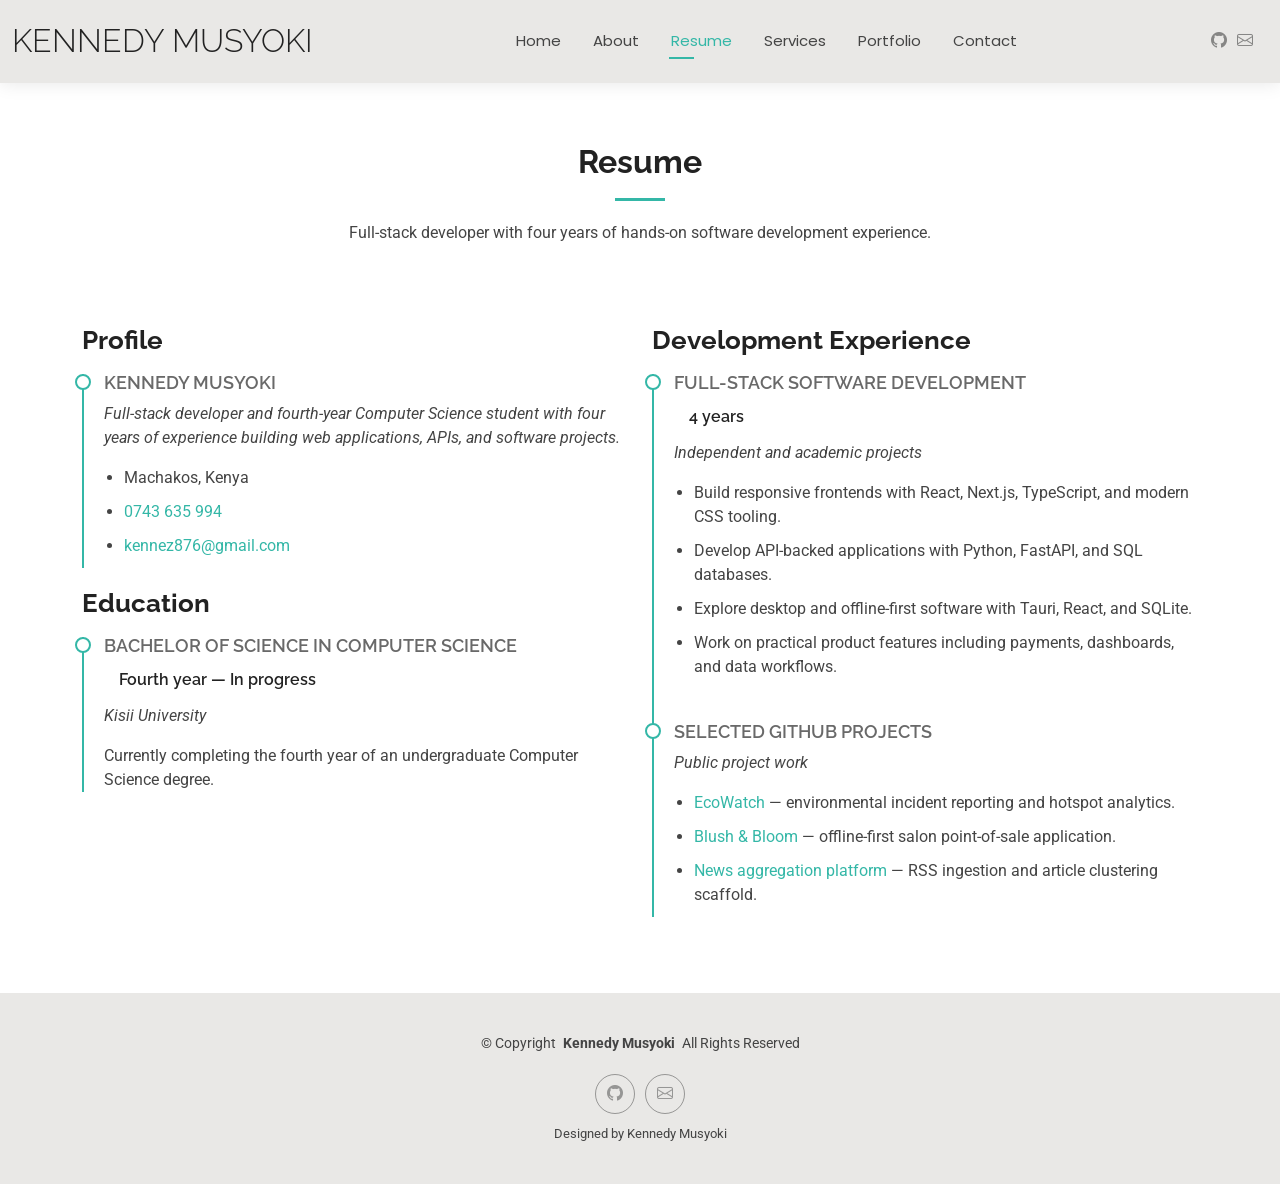
<file: resume.html>
<!DOCTYPE html>
<html lang="en">

<head>
  <meta charset="utf-8">
  <meta content="width=device-width, initial-scale=1.0" name="viewport">
  <title>Resume | Kennedy Musyoki</title>
  <meta name="description" content="Kennedy Musyoki's education, development experience, and technical background.">
  <meta name="keywords" content="Kennedy Musyoki resume, full-stack developer, software developer">

  <!-- Favicons -->
  <link href="assets/img/favicon.png" rel="icon">
  <link href="assets/img/apple-touch-icon.png" rel="apple-touch-icon">

  <!-- Fonts -->
  <link href="https://fonts.googleapis.com" rel="preconnect">
  <link href="https://fonts.gstatic.com" rel="preconnect" crossorigin>
  <link href="https://fonts.googleapis.com/css2?family=Roboto:ital,wght@0,100;0,300;0,400;0,500;0,700;0,900;1,100;1,300;1,400;1,500;1,700;1,900&family=Poppins:ital,wght@0,100;0,200;0,300;0,400;0,500;0,600;0,700;0,800;0,900;1,100;1,200;1,300;1,400;1,500;1,600;1,700;1,800;1,900&family=Raleway:ital,wght@0,100;0,200;0,300;0,400;0,500;0,600;0,700;0,800;0,900;1,100;1,200;1,300;1,400;1,500;1,600;1,700;1,800;1,900&display=swap" rel="stylesheet">

  <!-- Vendor CSS Files -->
  <link href="assets/vendor/bootstrap/css/bootstrap.min.css" rel="stylesheet">
  <link href="assets/vendor/bootstrap-icons/bootstrap-icons.css" rel="stylesheet">
  <link href="assets/vendor/aos/aos.css" rel="stylesheet">
  <link href="assets/vendor/swiper/swiper-bundle.min.css" rel="stylesheet">
  <link href="assets/vendor/glightbox/css/glightbox.min.css" rel="stylesheet">

  <!-- Main CSS File -->
  <link href="assets/css/main.css" rel="stylesheet">
</head>

<body class="resume-page">

  <header id="header" class="header d-flex align-items-center light-background sticky-top">
    <div class="container-fluid position-relative d-flex align-items-center justify-content-between">

      <a href="index.html" class="logo d-flex align-items-center me-auto me-xl-0">
        <h1 class="sitename">Kennedy Musyoki</h1>
      </a>

      <nav id="navmenu" class="navmenu">
        <ul>
          <li><a href="index.html">Home</a></li>
          <li><a href="about.html">About</a></li>
          <li><a href="resume.html" class="active">Resume</a></li>
          <li><a href="services.html">Services</a></li>
          <li><a href="portfolio.html">Portfolio</a></li>
          <li><a href="contact.html">Contact</a></li>
        </ul>
        <i class="mobile-nav-toggle d-xl-none bi bi-list"></i>
      </nav>

      <div class="header-social-links">
        <a href="https://github.com/kakstalentcommunity" aria-label="GitHub"><i class="bi bi-github"></i></a>
        <a href="mailto:kennez876@gmail.com" aria-label="Email"><i class="bi bi-envelope"></i></a>
      </div>

    </div>
  </header>

  <main class="main">

    <!-- Resume Section -->
    <section id="resume" class="resume section">

      <!-- Section Title -->
      <div class="container section-title" data-aos="fade-up">
        <h2>Resume</h2>
        <p>Full-stack developer with four years of hands-on software development experience.</p>
      </div><!-- End Section Title -->

      <div class="container">

        <div class="row">

          <div class="col-lg-6" data-aos="fade-up" data-aos-delay="100">
            <h3 class="resume-title">Profile</h3>

            <div class="resume-item pb-0">
              <h4>Kennedy Musyoki</h4>
              <p><em>Full-stack developer and fourth-year Computer Science student with four years of experience building web applications, APIs, and software projects.</em></p>
              <ul>
                <li>Machakos, Kenya</li>
                <li><a href="tel:+254743635994">0743 635 994</a></li>
                <li><a href="mailto:kennez876@gmail.com">kennez876@gmail.com</a></li>
              </ul>
            </div><!-- Edn Resume Item -->

            <h3 class="resume-title">Education</h3>
            <div class="resume-item">
              <h4>Bachelor of Science in Computer Science</h4>
              <h5>Fourth year — In progress</h5>
              <p><em>Kisii University</em></p>
              <p>Currently completing the fourth year of an undergraduate Computer Science degree.</p>
            </div><!-- Edn Resume Item -->

          </div>

          <div class="col-lg-6" data-aos="fade-up" data-aos-delay="200">
            <h3 class="resume-title">Development Experience</h3>
            <div class="resume-item">
              <h4>Full-Stack Software Development</h4>
              <h5>4 years</h5>
              <p><em>Independent and academic projects</em></p>
              <ul>
                <li>Build responsive frontends with React, Next.js, TypeScript, and modern CSS tooling.</li>
                <li>Develop API-backed applications with Python, FastAPI, and SQL databases.</li>
                <li>Explore desktop and offline-first software with Tauri, React, and SQLite.</li>
                <li>Work on practical product features including payments, dashboards, and data workflows.</li>
              </ul>
            </div><!-- Edn Resume Item -->

            <div class="resume-item">
              <h4>Selected GitHub Projects</h4>
              <p><em>Public project work</em></p>
              <ul>
                <li><a href="https://github.com/kakstalentcommunity/eco-watch">EcoWatch</a> — environmental incident reporting and hotspot analytics.</li>
                <li><a href="https://github.com/kakstalentcommunity/salon-pos">Blush &amp; Bloom</a> — offline-first salon point-of-sale application.</li>
                <li><a href="https://github.com/kakstalentcommunity/news-platform">News aggregation platform</a> — RSS ingestion and article clustering scaffold.</li>
              </ul>
            </div><!-- Edn Resume Item -->

          </div>

        </div>

      </div>

    </section><!-- /Resume Section -->

  </main>

  <footer id="footer" class="footer light-background">

    <div class="container">
      <div class="copyright text-center ">
        <p>© <span>Copyright</span> <strong class="px-1 sitename">Kennedy Musyoki</strong> <span>All Rights Reserved<br></span></p>
      </div>
      <div class="social-links d-flex justify-content-center">
        <a href="https://github.com/kakstalentcommunity" aria-label="GitHub"><i class="bi bi-github"></i></a>
        <a href="mailto:kennez876@gmail.com" aria-label="Email"><i class="bi bi-envelope"></i></a>
      </div>
      <div class="credits">
        <!-- All the links in the footer should remain intact. -->
        <!-- You can delete the links only if you've purchased the pro version. -->
        <!-- Licensing information: https://bootstrapmade.com/license/ -->
        <!-- Purchase the pro version with working PHP/AJAX contact form: [buy-url] -->
        Designed by Kennedy Musyoki
      </div>
    </div>

  </footer>

  <!-- Scroll Top -->
  <a href="#" id="scroll-top" class="scroll-top d-flex align-items-center justify-content-center"><i class="bi bi-arrow-up-short"></i></a>

  <!-- Preloader -->
  <div id="preloader"></div>

  <!-- Vendor JS Files -->
  <script src="assets/vendor/bootstrap/js/bootstrap.bundle.min.js"></script>
  <script src="assets/vendor/php-email-form/validate.js"></script>
  <script src="assets/vendor/aos/aos.js"></script>
  <script src="assets/vendor/waypoints/noframework.waypoints.js"></script>
  <script src="assets/vendor/purecounter/purecounter_vanilla.js"></script>
  <script src="assets/vendor/swiper/swiper-bundle.min.js"></script>
  <script src="assets/vendor/glightbox/js/glightbox.min.js"></script>
  <script src="assets/vendor/imagesloaded/imagesloaded.pkgd.min.js"></script>
  <script src="assets/vendor/isotope-layout/isotope.pkgd.min.js"></script>

  <!-- Main JS File -->
  <script src="assets/js/main.js"></script>

</body>

</html>
</file>
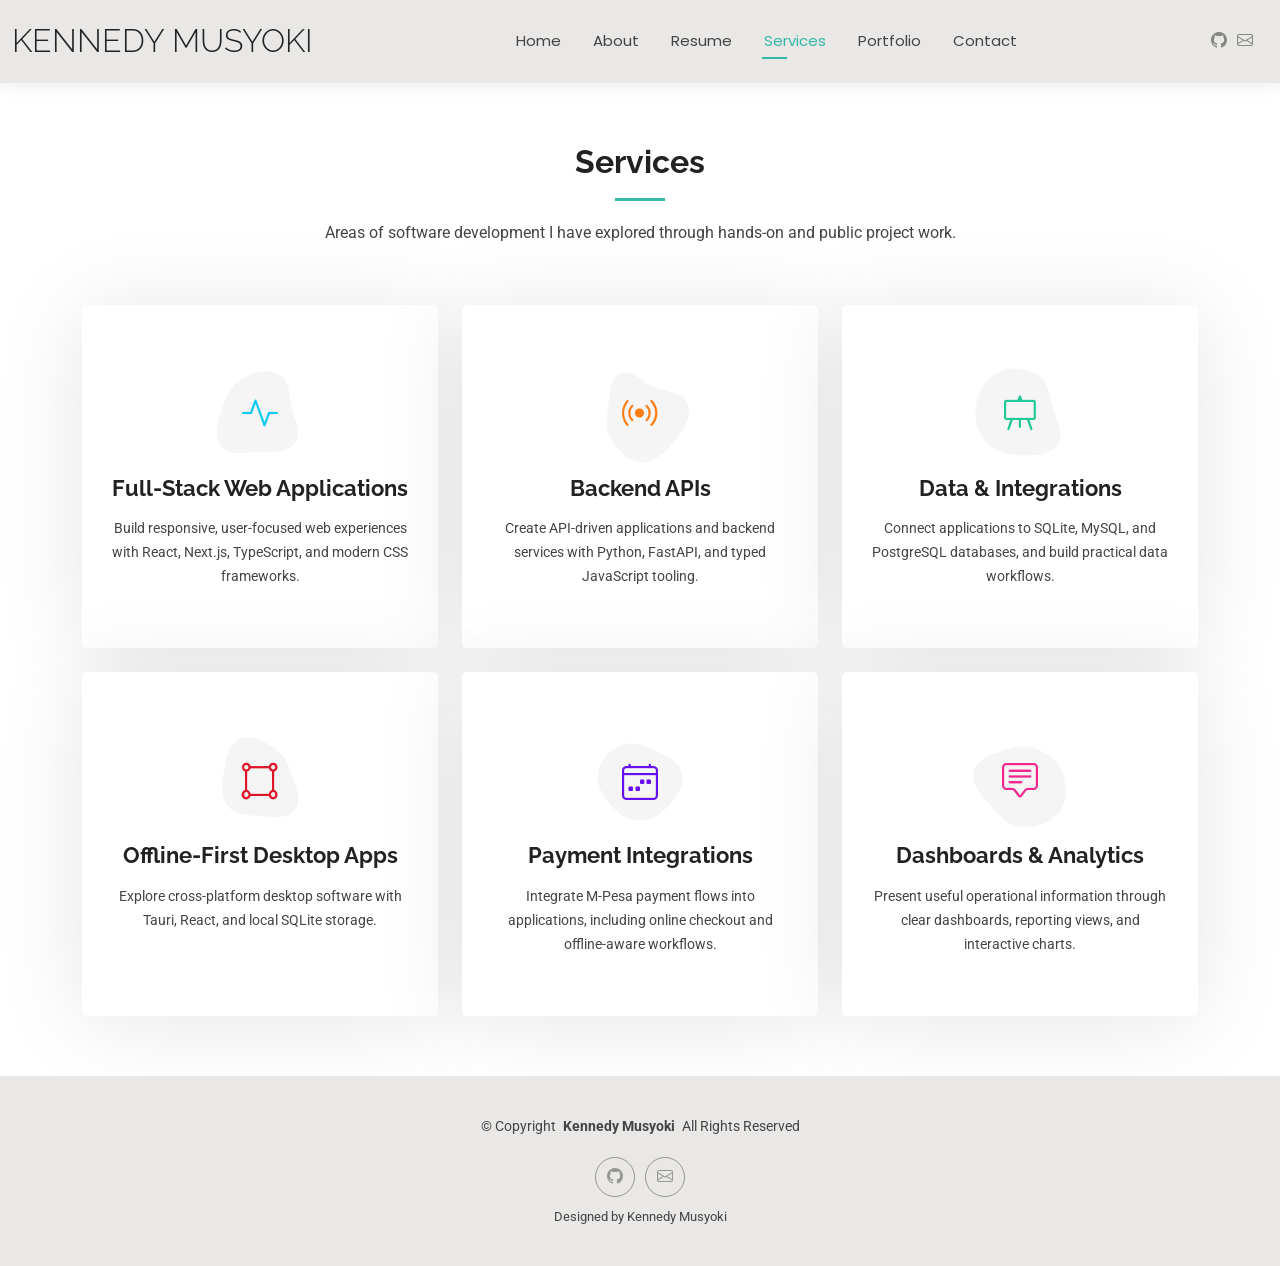
<file: services.html>
<!DOCTYPE html>
<html lang="en">

<head>
  <meta charset="utf-8">
  <meta content="width=device-width, initial-scale=1.0" name="viewport">
  <title>Services | Kennedy Musyoki</title>
  <meta name="description" content="Software development areas explored by Kennedy Musyoki, including full-stack web apps, APIs, desktop software, and integrations.">
  <meta name="keywords" content="full-stack development, React, Next.js, FastAPI, Tauri, M-Pesa">

  <!-- Favicons -->
  <link href="assets/img/favicon.png" rel="icon">
  <link href="assets/img/apple-touch-icon.png" rel="apple-touch-icon">

  <!-- Fonts -->
  <link href="https://fonts.googleapis.com" rel="preconnect">
  <link href="https://fonts.gstatic.com" rel="preconnect" crossorigin>
  <link href="https://fonts.googleapis.com/css2?family=Roboto:ital,wght@0,100;0,300;0,400;0,500;0,700;0,900;1,100;1,300;1,400;1,500;1,700;1,900&family=Poppins:ital,wght@0,100;0,200;0,300;0,400;0,500;0,600;0,700;0,800;0,900;1,100;1,200;1,300;1,400;1,500;1,600;1,700;1,800;1,900&family=Raleway:ital,wght@0,100;0,200;0,300;0,400;0,500;0,600;0,700;0,800;0,900;1,100;1,200;1,300;1,400;1,500;1,600;1,700;1,800;1,900&display=swap" rel="stylesheet">

  <!-- Vendor CSS Files -->
  <link href="assets/vendor/bootstrap/css/bootstrap.min.css" rel="stylesheet">
  <link href="assets/vendor/bootstrap-icons/bootstrap-icons.css" rel="stylesheet">
  <link href="assets/vendor/aos/aos.css" rel="stylesheet">
  <link href="assets/vendor/swiper/swiper-bundle.min.css" rel="stylesheet">
  <link href="assets/vendor/glightbox/css/glightbox.min.css" rel="stylesheet">

  <!-- Main CSS File -->
  <link href="assets/css/main.css" rel="stylesheet">
</head>

<body class="services-page">

  <header id="header" class="header d-flex align-items-center light-background sticky-top">
    <div class="container-fluid position-relative d-flex align-items-center justify-content-between">

      <a href="index.html" class="logo d-flex align-items-center me-auto me-xl-0">
        <h1 class="sitename">Kennedy Musyoki</h1>
      </a>

      <nav id="navmenu" class="navmenu">
        <ul>
          <li><a href="index.html">Home</a></li>
          <li><a href="about.html">About</a></li>
          <li><a href="resume.html">Resume</a></li>
          <li><a href="services.html" class="active">Services</a></li>
          <li><a href="portfolio.html">Portfolio</a></li>
          <li><a href="contact.html">Contact</a></li>
        </ul>
        <i class="mobile-nav-toggle d-xl-none bi bi-list"></i>
      </nav>

      <div class="header-social-links">
        <a href="https://github.com/kakstalentcommunity" aria-label="GitHub"><i class="bi bi-github"></i></a>
        <a href="mailto:kennez876@gmail.com" aria-label="Email"><i class="bi bi-envelope"></i></a>
      </div>

    </div>
  </header>

  <main class="main">

    <!-- Services Section -->
    <section id="services" class="services section">

      <!-- Section Title -->
      <div class="container section-title" data-aos="fade-up">
        <h2>Services</h2>
        <p>Areas of software development I have explored through hands-on and public project work.</p>
      </div><!-- End Section Title -->

      <div class="container">

        <div class="row gy-4">

          <div class="col-lg-4 col-md-6" data-aos="fade-up" data-aos-delay="100">
            <div class="service-item item-cyan position-relative">
              <div class="icon">
                <svg width="100" height="100" viewBox="0 0 600 600" xmlns="http://www.w3.org/2000/svg">
                  <path stroke="none" stroke-width="0" fill="#f5f5f5" d="M300,521.0016835830174C376.1290562159157,517.8887921683347,466.0731472004068,529.7835943286574,510.70327084640275,468.03025145048787C554.3714126377745,407.6079735673963,508.03601936045806,328.9844924480964,491.2728898941984,256.3432110539036C474.5976632858925,184.082847569629,479.9380746630129,96.60480741107993,416.23090153303,58.64404602377083C348.86323505073057,18.502131276798302,261.93793281208167,40.57373210992963,193.5410806939664,78.93577620505333C130.42746243093433,114.334589627462,98.30271207620316,179.96522072025542,76.75703585869454,249.04625023123273C51.97151888228291,328.5150500222984,13.704378332031375,421.85034740162234,66.52175969318436,486.19268352777647C119.04800174914682,550.1803526380478,217.28368757567262,524.383925680826,300,521.0016835830174"></path>
                </svg>
                <i class="bi bi-activity"></i>
              </div>
              <a href="contact.html" class="stretched-link">
                <h3>Full-Stack Web Applications</h3>
              </a>
              <p>Build responsive, user-focused web experiences with React, Next.js, TypeScript, and modern CSS frameworks.</p>
            </div>
          </div><!-- End Service Item -->

          <div class="col-lg-4 col-md-6" data-aos="fade-up" data-aos-delay="200">
            <div class="service-item item-orange position-relative">
              <div class="icon">
                <svg width="100" height="100" viewBox="0 0 600 600" xmlns="http://www.w3.org/2000/svg">
                  <path stroke="none" stroke-width="0" fill="#f5f5f5" d="M300,582.0697525312426C382.5290701553225,586.8405444964366,449.9789794690241,525.3245884688669,502.5850820975895,461.55621195738473C556.606425686781,396.0723002908107,615.8543463187945,314.28637112970534,586.6730223649479,234.56875336149918C558.9533121215079,158.8439757836574,454.9685369536778,164.00468322053177,381.49747125262974,130.76875717737553C312.15926192815925,99.40240125094834,248.97055460311594,18.661163978235184,179.8680185752513,50.54337015887873C110.5421016452524,82.52863877960104,119.82277516462835,180.83849132639028,109.12597500060166,256.43424936330496C100.08760227029461,320.3096726198365,92.17705696193138,384.0621239912766,124.79988738764834,439.7174275375508C164.83382741302287,508.01625554203684,220.96474134820875,577.5009287672846,300,582.0697525312426"></path>
                </svg>
                <i class="bi bi-broadcast"></i>
              </div>
              <a href="contact.html" class="stretched-link">
                <h3>Backend APIs</h3>
              </a>
              <p>Create API-driven applications and backend services with Python, FastAPI, and typed JavaScript tooling.</p>
            </div>
          </div><!-- End Service Item -->

          <div class="col-lg-4 col-md-6" data-aos="fade-up" data-aos-delay="300">
            <div class="service-item item-teal position-relative">
              <div class="icon">
                <svg width="100" height="100" viewBox="0 0 600 600" xmlns="http://www.w3.org/2000/svg">
                  <path stroke="none" stroke-width="0" fill="#f5f5f5" d="M300,541.5067337569781C382.14930387511276,545.0595476570109,479.8736841581634,548.3450877840088,526.4010558755058,480.5488172755941C571.5218469581645,414.80211281144784,517.5187510058486,332.0715597781072,496.52539010469104,255.14436215662573C477.37192572678356,184.95920475031193,473.57363656557914,105.61284051026155,413.0603344069578,65.22779650032875C343.27470386102294,18.654635553484475,251.2091493199835,5.337323636656869,175.0934190732945,40.62881213300186C97.87086631185822,76.43348514350839,51.98124368387456,156.15599469081315,36.44837278890362,239.84606092416172C21.716077023791087,319.22268207091537,43.775223500013084,401.1760424656574,96.891909868211,461.97329694683043C147.22146801428983,519.5804099606455,223.5754009179313,538.201503339737,300,541.5067337569781"></path>
                </svg>
                <i class="bi bi-easel"></i>
              </div>
              <a href="contact.html" class="stretched-link">
                <h3>Data &amp; Integrations</h3>
              </a>
              <p>Connect applications to SQLite, MySQL, and PostgreSQL databases, and build practical data workflows.</p>
            </div>
          </div><!-- End Service Item -->

          <div class="col-lg-4 col-md-6" data-aos="fade-up" data-aos-delay="400">
            <div class="service-item item-red position-relative">
              <div class="icon">
                <svg width="100" height="100" viewBox="0 0 600 600" xmlns="http://www.w3.org/2000/svg">
                  <path stroke="none" stroke-width="0" fill="#f5f5f5" d="M300,503.46388370962813C374.79870501325706,506.71871716319447,464.8034551963731,527.1746412648533,510.4981551193396,467.86667711651364C555.9287308511215,408.9015244558933,512.6030010748507,327.5744911775523,490.211057578863,256.5855673507754C471.097692560561,195.9906835881958,447.69079081568157,138.11976852964426,395.19560036434837,102.3242989838813C329.3053358748298,57.3949838291264,248.02791733380457,8.279543830951368,175.87071277845988,42.242879143198664C103.41431057327972,76.34704239035025,93.79494320519305,170.9812938413882,81.28167332365135,250.07896920659033C70.17666984294237,320.27484674793965,64.84698225790005,396.69656628748305,111.28512138212992,450.4950937839243C156.20124167950087,502.5303643271138,231.32542653798444,500.4755392045468,300,503.46388370962813"></path>
                </svg>
                <i class="bi bi-bounding-box-circles"></i>
              </div>
              <a href="contact.html" class="stretched-link">
                <h3>Offline-First Desktop Apps</h3>
              </a>
              <p>Explore cross-platform desktop software with Tauri, React, and local SQLite storage.</p>
            </div>
          </div><!-- End Service Item -->

          <div class="col-lg-4 col-md-6" data-aos="fade-up" data-aos-delay="500">
            <div class="service-item item-indigo position-relative">
              <div class="icon">
                <svg width="100" height="100" viewBox="0 0 600 600" xmlns="http://www.w3.org/2000/svg">
                  <path stroke="none" stroke-width="0" fill="#f5f5f5" d="M300,532.3542879108572C369.38199826031484,532.3153073249985,429.10787420159085,491.63046689027357,474.5244479745417,439.17860296908856C522.8885846962883,383.3225815378663,569.1668002868075,314.3205725914397,550.7432151929288,242.7694973846089C532.6665558377875,172.5657663291529,456.2379748765914,142.6223662098291,390.3689995646985,112.34683881706744C326.66090330228417,83.06452184765237,258.84405631176094,53.51806209861945,193.32584062364296,78.48882559362697C121.61183558270385,105.82097193414197,62.805066853699245,167.19869350419734,48.57481801355237,242.6138429142374C34.843463184063346,315.3850353017275,76.69343916112496,383.4422959591041,125.22947124332185,439.3748458443577C170.7312796277747,491.8107796887764,230.57421082200815,532.3932930995766,300,532.3542879108572"></path>
                </svg>
                <i class="bi bi-calendar4-week icon"></i>
              </div>
              <a href="contact.html" class="stretched-link">
                <h3>Payment Integrations</h3>
              </a>
              <p>Integrate M-Pesa payment flows into applications, including online checkout and offline-aware workflows.</p>
            </div>
          </div><!-- End Service Item -->

          <div class="col-lg-4 col-md-6" data-aos="fade-up" data-aos-delay="600">
            <div class="service-item item-pink position-relative">
              <div class="icon">
                <svg width="100" height="100" viewBox="0 0 600 600" xmlns="http://www.w3.org/2000/svg">
                  <path stroke="none" stroke-width="0" fill="#f5f5f5" d="M300,566.797414625762C385.7384707136149,576.1784315230908,478.7894351017131,552.8928747891023,531.9192734346935,484.94944893311C584.6109503024035,417.5663521118492,582.489472248146,322.67544863468447,553.9536738515405,242.03673114598146C529.1557734026468,171.96086150256528,465.24506316201064,127.66468636344209,395.9583748389544,100.7403814666027C334.2173773831606,76.7482773500951,269.4350130405921,84.62216499799875,207.1952322260088,107.2889140133804C132.92018162631612,134.33871894543012,41.79353780512637,160.00259165414826,22.644507872594943,236.69541883565114C3.319112789854554,314.0945973066697,72.72355303640163,379.243833228382,124.04198916343866,440.3218312028393C172.9286146004772,498.5055451809895,224.45579914871206,558.5317968840102,300,566.797414625762"></path>
                </svg>
                <i class="bi bi-chat-square-text"></i>
              </div>
              <a href="contact.html" class="stretched-link">
                <h3>Dashboards &amp; Analytics</h3>
              </a>
              <p>Present useful operational information through clear dashboards, reporting views, and interactive charts.</p>
            </div>
          </div><!-- End Service Item -->

        </div>

      </div>

    </section><!-- /Services Section -->

  </main>

  <footer id="footer" class="footer light-background">

    <div class="container">
      <div class="copyright text-center ">
        <p>© <span>Copyright</span> <strong class="px-1 sitename">Kennedy Musyoki</strong> <span>All Rights Reserved<br></span></p>
      </div>
      <div class="social-links d-flex justify-content-center">
        <a href="https://github.com/kakstalentcommunity" aria-label="GitHub"><i class="bi bi-github"></i></a>
        <a href="mailto:kennez876@gmail.com" aria-label="Email"><i class="bi bi-envelope"></i></a>
      </div>
      <div class="credits">
        <!-- All the links in the footer should remain intact. -->
        <!-- You can delete the links only if you've purchased the pro version. -->
        <!-- Licensing information: https://bootstrapmade.com/license/ -->
        <!-- Purchase the pro version with working PHP/AJAX contact form: [buy-url] -->
        Designed by Kennedy Musyoki
      </div>
    </div>

  </footer>

  <!-- Scroll Top -->
  <a href="#" id="scroll-top" class="scroll-top d-flex align-items-center justify-content-center"><i class="bi bi-arrow-up-short"></i></a>

  <!-- Preloader -->
  <div id="preloader"></div>

  <!-- Vendor JS Files -->
  <script src="assets/vendor/bootstrap/js/bootstrap.bundle.min.js"></script>
  <script src="assets/vendor/php-email-form/validate.js"></script>
  <script src="assets/vendor/aos/aos.js"></script>
  <script src="assets/vendor/waypoints/noframework.waypoints.js"></script>
  <script src="assets/vendor/purecounter/purecounter_vanilla.js"></script>
  <script src="assets/vendor/swiper/swiper-bundle.min.js"></script>
  <script src="assets/vendor/glightbox/js/glightbox.min.js"></script>
  <script src="assets/vendor/imagesloaded/imagesloaded.pkgd.min.js"></script>
  <script src="assets/vendor/isotope-layout/isotope.pkgd.min.js"></script>

  <!-- Main JS File -->
  <script src="assets/js/main.js"></script>

</body>

</html>
</file>
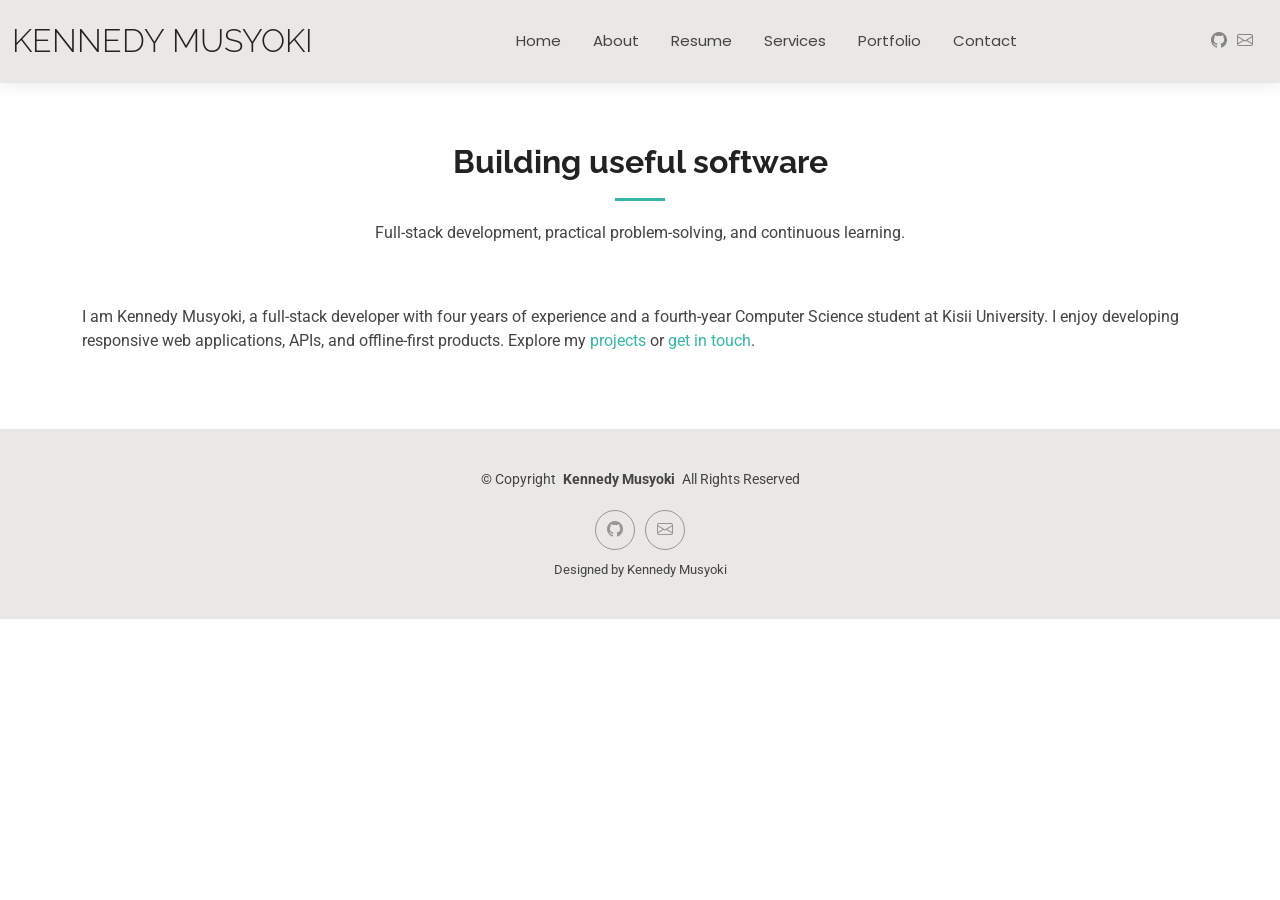
<file: starter-page.html>
<!DOCTYPE html>
<html lang="en">

<head>
  <meta charset="utf-8">
  <meta content="width=device-width, initial-scale=1.0" name="viewport">
  <title>Developer Notes | Kennedy Musyoki</title>
  <meta name="description" content="Learn about Kennedy Musyoki's full-stack development interests and connect about a project.">
  <meta name="keywords" content="Kennedy Musyoki, software development, contact">

  <!-- Favicons -->
  <link href="assets/img/favicon.png" rel="icon">
  <link href="assets/img/apple-touch-icon.png" rel="apple-touch-icon">

  <!-- Fonts -->
  <link href="https://fonts.googleapis.com" rel="preconnect">
  <link href="https://fonts.gstatic.com" rel="preconnect" crossorigin>
  <link href="https://fonts.googleapis.com/css2?family=Roboto:ital,wght@0,100;0,300;0,400;0,500;0,700;0,900;1,100;1,300;1,400;1,500;1,700;1,900&family=Poppins:ital,wght@0,100;0,200;0,300;0,400;0,500;0,600;0,700;0,800;0,900;1,100;1,200;1,300;1,400;1,500;1,600;1,700;1,800;1,900&family=Raleway:ital,wght@0,100;0,200;0,300;0,400;0,500;0,600;0,700;0,800;0,900;1,100;1,200;1,300;1,400;1,500;1,600;1,700;1,800;1,900&display=swap" rel="stylesheet">

  <!-- Vendor CSS Files -->
  <link href="assets/vendor/bootstrap/css/bootstrap.min.css" rel="stylesheet">
  <link href="assets/vendor/bootstrap-icons/bootstrap-icons.css" rel="stylesheet">
  <link href="assets/vendor/aos/aos.css" rel="stylesheet">
  <link href="assets/vendor/swiper/swiper-bundle.min.css" rel="stylesheet">
  <link href="assets/vendor/glightbox/css/glightbox.min.css" rel="stylesheet">

  <!-- Main CSS File -->
  <link href="assets/css/main.css" rel="stylesheet">
</head>

<body class="starter-page-page">

  <header id="header" class="header d-flex align-items-center light-background sticky-top">
    <div class="container-fluid position-relative d-flex align-items-center justify-content-between">

      <a href="index.html" class="logo d-flex align-items-center me-auto me-xl-0">
        <h1 class="sitename">Kennedy Musyoki</h1>
      </a>

      <nav id="navmenu" class="navmenu">
        <ul>
          <li><a href="index.html">Home</a></li>
          <li><a href="about.html">About</a></li>
          <li><a href="resume.html">Resume</a></li>
          <li><a href="services.html">Services</a></li>
          <li><a href="portfolio.html">Portfolio</a></li>
          <li><a href="contact.html">Contact</a></li>
        </ul>
        <i class="mobile-nav-toggle d-xl-none bi bi-list"></i>
      </nav>

      <div class="header-social-links">
        <a href="https://github.com/kakstalentcommunity" aria-label="GitHub"><i class="bi bi-github"></i></a>
        <a href="mailto:kennez876@gmail.com" aria-label="Email"><i class="bi bi-envelope"></i></a>
      </div>

    </div>
  </header>

  <main class="main">

    <!-- Starter Section Section -->
    <section id="starter-section" class="starter-section section">

      <!-- Section Title -->
      <div class="container section-title" data-aos="fade-up">
        <h2>Building useful software</h2>
        <p>Full-stack development, practical problem-solving, and continuous learning.</p>
      </div><!-- End Section Title -->

      <div class="container" data-aos="fade-up">
        <p>I am Kennedy Musyoki, a full-stack developer with four years of experience and a fourth-year Computer Science student at Kisii University. I enjoy developing responsive web applications, APIs, and offline-first products. Explore my <a href="portfolio.html">projects</a> or <a href="contact.html">get in touch</a>.</p>
      </div>

    </section><!-- /Starter Section Section -->

  </main>

  <footer id="footer" class="footer light-background">

    <div class="container">
      <div class="copyright text-center ">
        <p>© <span>Copyright</span> <strong class="px-1 sitename">Kennedy Musyoki</strong> <span>All Rights Reserved<br></span></p>
      </div>
      <div class="social-links d-flex justify-content-center">
        <a href="https://github.com/kakstalentcommunity" aria-label="GitHub"><i class="bi bi-github"></i></a>
        <a href="mailto:kennez876@gmail.com" aria-label="Email"><i class="bi bi-envelope"></i></a>
      </div>
      <div class="credits">
        <!-- All the links in the footer should remain intact. -->
        <!-- You can delete the links only if you've purchased the pro version. -->
        <!-- Licensing information: https://bootstrapmade.com/license/ -->
        <!-- Purchase the pro version with working PHP/AJAX contact form: [buy-url] -->
        Designed by Kennedy Musyoki
    </div>

  </footer>

  <!-- Scroll Top -->
  <a href="#" id="scroll-top" class="scroll-top d-flex align-items-center justify-content-center"><i class="bi bi-arrow-up-short"></i></a>

  <!-- Preloader -->
  <div id="preloader"></div>

  <!-- Vendor JS Files -->
  <script src="assets/vendor/bootstrap/js/bootstrap.bundle.min.js"></script>
  <script src="assets/vendor/php-email-form/validate.js"></script>
  <script src="assets/vendor/aos/aos.js"></script>
  <script src="assets/vendor/waypoints/noframework.waypoints.js"></script>
  <script src="assets/vendor/purecounter/purecounter_vanilla.js"></script>
  <script src="assets/vendor/swiper/swiper-bundle.min.js"></script>
  <script src="assets/vendor/glightbox/js/glightbox.min.js"></script>
  <script src="assets/vendor/imagesloaded/imagesloaded.pkgd.min.js"></script>
  <script src="assets/vendor/isotope-layout/isotope.pkgd.min.js"></script>

  <!-- Main JS File -->
  <script src="assets/js/main.js"></script>

</body>

</html>
</file>
<file: assets/css/main.css>
/**
* Template Name: Kelly
* Template URL: https://bootstrapmade.com/kelly-free-bootstrap-cv-resume-html-template/
* Updated: Aug 07 2024 with Bootstrap v5.3.3
* Author: BootstrapMade.com
* License: https://bootstrapmade.com/license/
*/

/*--------------------------------------------------------------
# Font & Color Variables
# Help: https://bootstrapmade.com/color-system/
--------------------------------------------------------------*/
/* Fonts */
:root {
  --default-font: "Roboto",  system-ui, -apple-system, "Segoe UI", Roboto, "Helvetica Neue", Arial, "Noto Sans", "Liberation Sans", sans-serif, "Apple Color Emoji", "Segoe UI Emoji", "Segoe UI Symbol", "Noto Color Emoji";
  --heading-font: "Raleway",  sans-serif;
  --nav-font: "Poppins",  sans-serif;
}

/* Global Colors - The following color variables are used throughout the website. Updating them here will change the color scheme of the entire website */
:root { 
  --background-color: #ffffff; /* Background color for the entire website, including individual sections */
  --default-color: #444444; /* Default color used for the majority of the text content across the entire website */
  --heading-color: #222222; /* Color for headings, subheadings and title throughout the website */
  --accent-color: #34b7a7; /* Accent color that represents your brand on the website. It's used for buttons, links, and other elements that need to stand out */
  --surface-color: #ffffff; /* The surface color is used as a background of boxed elements within sections, such as cards, icon boxes, or other elements that require a visual separation from the global background. */
  --contrast-color: #ffffff; /* Contrast color for text, ensuring readability against backgrounds of accent, heading, or default colors. */
}

/* Nav Menu Colors - The following color variables are used specifically for the navigation menu. They are separate from the global colors to allow for more customization options */
:root {
  --nav-color: #444444;  /* The default color of the main navmenu links */
  --nav-hover-color: #34b7a7; /* Applied to main navmenu links when they are hovered over or active */
  --nav-mobile-background-color: #ffffff; /* Used as the background color for mobile navigation menu */
  --nav-dropdown-background-color: #ffffff; /* Used as the background color for dropdown items that appear when hovering over primary navigation items */
  --nav-dropdown-color: #444444; /* Used for navigation links of the dropdown items in the navigation menu. */
  --nav-dropdown-hover-color: #34b7a7; /* Similar to --nav-hover-color, this color is applied to dropdown navigation links when they are hovered over. */
}

/* Color Presets - These classes override global colors when applied to any section or element, providing reuse of the sam color scheme. */

.light-background {
  --background-color: #e9e8e6;
  --surface-color: #ffffff;
}

.dark-background {
  --background-color: #060606;
  --default-color: #ffffff;
  --heading-color: #ffffff;
  --surface-color: #252525;
  --contrast-color: #ffffff;
}

/* Smooth scroll */
:root {
  scroll-behavior: smooth;
}

/*--------------------------------------------------------------
# General Styling & Shared Classes
--------------------------------------------------------------*/
body {
  color: var(--default-color);
  background-color: var(--background-color);
  font-family: var(--default-font);
}

a {
  color: var(--accent-color);
  text-decoration: none;
  transition: 0.3s;
}

a:hover {
  color: color-mix(in srgb, var(--accent-color), transparent 25%);
  text-decoration: none;
}

h1,
h2,
h3,
h4,
h5,
h6 {
  color: var(--heading-color);
  font-family: var(--heading-font);
}

/* PHP Email Form Messages
------------------------------*/
.php-email-form .error-message {
  display: none;
  background: #df1529;
  color: #ffffff;
  text-align: left;
  padding: 15px;
  margin-bottom: 24px;
  font-weight: 600;
}

.php-email-form .sent-message {
  display: none;
  color: #ffffff;
  background: #059652;
  text-align: center;
  padding: 15px;
  margin-bottom: 24px;
  font-weight: 600;
}

.php-email-form .loading {
  display: none;
  background: var(--surface-color);
  text-align: center;
  padding: 15px;
  margin-bottom: 24px;
}

.php-email-form .loading:before {
  content: "";
  display: inline-block;
  border-radius: 50%;
  width: 24px;
  height: 24px;
  margin: 0 10px -6px 0;
  border: 3px solid var(--accent-color);
  border-top-color: var(--surface-color);
  animation: php-email-form-loading 1s linear infinite;
}

@keyframes php-email-form-loading {
  0% {
    transform: rotate(0deg);
  }

  100% {
    transform: rotate(360deg);
  }
}

/*--------------------------------------------------------------
# Global Header
--------------------------------------------------------------*/
.header {
  color: var(--default-color);
  background-color: var(--background-color);
  padding: 15px 0;
  transition: all 0.5s;
  z-index: 997;
  box-shadow: 0px 0 18px rgba(0, 0, 0, 0.1);
}

.header .logo {
  line-height: 1;
}

.header .logo img {
  max-height: 36px;
  margin-right: 8px;
}

.header .logo h1 {
  font-size: 32px;
  margin: 0;
  font-weight: 300;
  text-transform: uppercase;
  color: var(--heading-color);
}

.header .header-social-links {
  padding-right: 15px;
}

.header .header-social-links a {
  color: color-mix(in srgb, var(--default-color), transparent 40%);
  padding-left: 6px;
  display: inline-block;
  transition: 0.3s;
  font-size: 16px;
}

.header .header-social-links a:hover {
  color: var(--accent-color);
}

.header .header-social-links a i {
  line-height: 0px;
}

@media (max-width: 1200px) {
  .header .logo {
    order: 1;
  }

  .header .header-social-links {
    order: 2;
  }

  .header .navmenu {
    order: 3;
  }
}

/*--------------------------------------------------------------
# Navigation Menu
--------------------------------------------------------------*/
/* Desktop Navigation */
@media (min-width: 1200px) {
  .navmenu {
    padding: 0;
  }

  .navmenu ul {
    margin: 0;
    padding: 0;
    display: flex;
    list-style: none;
    align-items: center;
  }

  .navmenu li {
    position: relative;
  }

  .navmenu>ul>li {
    white-space: nowrap;
    padding: 15px 14px;
  }

  .navmenu>ul>li:last-child {
    padding-right: 0;
  }

  .navmenu a,
  .navmenu a:focus {
    color: var(--nav-color);
    font-size: 15px;
    padding: 0 2px;
    font-family: var(--nav-font);
    font-weight: 400;
    display: flex;
    align-items: center;
    justify-content: space-between;
    white-space: nowrap;
    transition: 0.3s;
    position: relative;
  }

  .navmenu a i,
  .navmenu a:focus i {
    font-size: 12px;
    line-height: 0;
    margin-left: 5px;
    transition: 0.3s;
  }

  .navmenu>ul>li>a:before {
    content: "";
    position: absolute;
    height: 2px;
    bottom: -6px;
    left: 0;
    background-color: var(--nav-hover-color);
    visibility: hidden;
    width: 0px;
    transition: all 0.3s ease-in-out 0s;
  }

  .navmenu a:hover:before,
  .navmenu li:hover>a:before,
  .navmenu .active:before {
    visibility: visible;
    width: 25px;
  }

  .navmenu li:hover>a,
  .navmenu .active,
  .navmenu .active:focus {
    color: var(--nav-hover-color);
  }

  .navmenu .dropdown ul {
    margin: 0;
    padding: 10px 0;
    background: var(--nav-dropdown-background-color);
    display: block;
    position: absolute;
    visibility: hidden;
    left: 14px;
    top: 130%;
    opacity: 0;
    transition: 0.3s;
    border-radius: 4px;
    z-index: 99;
    box-shadow: 0px 0px 30px rgba(0, 0, 0, 0.1);
  }

  .navmenu .dropdown ul li {
    min-width: 200px;
  }

  .navmenu .dropdown ul a {
    padding: 10px 20px;
    font-size: 15px;
    text-transform: none;
    color: var(--nav-dropdown-color);
  }

  .navmenu .dropdown ul a i {
    font-size: 12px;
  }

  .navmenu .dropdown ul a:hover,
  .navmenu .dropdown ul .active:hover,
  .navmenu .dropdown ul li:hover>a {
    color: var(--nav-dropdown-hover-color);
  }

  .navmenu .dropdown:hover>ul {
    opacity: 1;
    top: 100%;
    visibility: visible;
  }

  .navmenu .dropdown .dropdown ul {
    top: 0;
    left: -90%;
    visibility: hidden;
  }

  .navmenu .dropdown .dropdown:hover>ul {
    opacity: 1;
    top: 0;
    left: -100%;
    visibility: visible;
  }
}

/* Mobile Navigation */
@media (max-width: 1199px) {
  .mobile-nav-toggle {
    color: var(--nav-color);
    font-size: 28px;
    line-height: 0;
    margin-right: 10px;
    cursor: pointer;
    transition: color 0.3s;
  }

  .navmenu {
    padding: 0;
    z-index: 9997;
  }

  .navmenu ul {
    display: none;
    list-style: none;
    position: absolute;
    inset: 60px 20px 20px 20px;
    padding: 10px 0;
    margin: 0;
    border-radius: 6px;
    background-color: var(--nav-mobile-background-color);
    border: 1px solid color-mix(in srgb, var(--default-color), transparent 90%);
    box-shadow: none;
    overflow-y: auto;
    transition: 0.3s;
    z-index: 9998;
  }

  .navmenu a,
  .navmenu a:focus {
    color: var(--nav-dropdown-color);
    padding: 10px 20px;
    font-family: var(--nav-font);
    font-size: 17px;
    font-weight: 500;
    display: flex;
    align-items: center;
    justify-content: space-between;
    white-space: nowrap;
    transition: 0.3s;
  }

  .navmenu a i,
  .navmenu a:focus i {
    font-size: 12px;
    line-height: 0;
    margin-left: 5px;
    width: 30px;
    height: 30px;
    display: flex;
    align-items: center;
    justify-content: center;
    border-radius: 50%;
    transition: 0.3s;
    background-color: color-mix(in srgb, var(--accent-color), transparent 90%);
  }

  .navmenu a i:hover,
  .navmenu a:focus i:hover {
    background-color: var(--accent-color);
    color: var(--contrast-color);
  }

  .navmenu a:hover,
  .navmenu .active,
  .navmenu .active:focus {
    color: var(--nav-dropdown-hover-color);
  }

  .navmenu .active i,
  .navmenu .active:focus i {
    background-color: var(--accent-color);
    color: var(--contrast-color);
    transform: rotate(180deg);
  }

  .navmenu .dropdown ul {
    position: static;
    display: none;
    z-index: 99;
    padding: 10px 0;
    margin: 10px 20px;
    background-color: var(--nav-dropdown-background-color);
    transition: all 0.5s ease-in-out;
  }

  .navmenu .dropdown ul ul {
    background-color: rgba(33, 37, 41, 0.1);
  }

  .navmenu .dropdown>.dropdown-active {
    display: block;
    background-color: rgba(33, 37, 41, 0.03);
  }

  .mobile-nav-active {
    overflow: hidden;
  }

  .mobile-nav-active .mobile-nav-toggle {
    color: #fff;
    position: absolute;
    font-size: 32px;
    top: 15px;
    right: 15px;
    margin-right: 0;
    z-index: 9999;
  }

  .mobile-nav-active .navmenu {
    position: fixed;
    overflow: hidden;
    inset: 0;
    background: rgba(33, 37, 41, 0.8);
    transition: 0.3s;
  }

  .mobile-nav-active .navmenu>ul {
    display: block;
  }
}

/*--------------------------------------------------------------
# Global Footer
--------------------------------------------------------------*/
.footer {
  color: var(--default-color);
  background-color: var(--background-color);
  font-size: 14px;
  padding: 40px 0;
  position: relative;
}

.footer .copyright p {
  margin-bottom: 0;
}

.footer .social-links {
  margin-top: 20px;
}

.footer .social-links a {
  display: flex;
  align-items: center;
  justify-content: center;
  width: 40px;
  height: 40px;
  border-radius: 50%;
  border: 1px solid color-mix(in srgb, var(--default-color), transparent 50%);
  font-size: 16px;
  color: color-mix(in srgb, var(--default-color), transparent 50%);
  margin: 0 5px;
  transition: 0.3s;
}

.footer .social-links a:hover {
  color: var(--accent-color);
  border-color: var(--accent-color);
}

.footer .credits {
  margin-top: 10px;
  font-size: 13px;
  text-align: center;
}

/*--------------------------------------------------------------
# Preloader
--------------------------------------------------------------*/
#preloader {
  position: fixed;
  inset: 0;
  z-index: 9999;
  overflow: hidden;
  background-color: var(--background-color);
  transition: all 0.6s ease-out;
  width: 100%;
  height: 100vh;
}

#preloader:before,
#preloader:after {
  content: "";
  position: absolute;
  border: 4px solid var(--accent-color);
  border-radius: 50%;
  animation: animate-preloader 2s cubic-bezier(0, 0.2, 0.8, 1) infinite;
}

#preloader:after {
  animation-delay: -0.5s;
}

@keyframes animate-preloader {
  0% {
    width: 10px;
    height: 10px;
    top: calc(50% - 5px);
    left: calc(50% - 5px);
    opacity: 1;
  }

  100% {
    width: 72px;
    height: 72px;
    top: calc(50% - 36px);
    left: calc(50% - 36px);
    opacity: 0;
  }
}

/*--------------------------------------------------------------
# Scroll Top Button
--------------------------------------------------------------*/
.scroll-top {
  position: fixed;
  visibility: hidden;
  opacity: 0;
  right: 15px;
  bottom: -15px;
  z-index: 99999;
  background-color: var(--accent-color);
  width: 44px;
  height: 44px;
  border-radius: 50px;
  transition: all 0.4s;
}

.scroll-top i {
  font-size: 24px;
  color: var(--contrast-color);
  line-height: 0;
}

.scroll-top:hover {
  background-color: color-mix(in srgb, var(--accent-color), transparent 20%);
  color: var(--contrast-color);
}

.scroll-top.active {
  visibility: visible;
  opacity: 1;
  bottom: 15px;
}

/*--------------------------------------------------------------
# Disable aos animation delay on mobile devices
--------------------------------------------------------------*/
@media screen and (max-width: 768px) {
  [data-aos-delay] {
    transition-delay: 0 !important;
  }
}

/*--------------------------------------------------------------
# Global Page Titles & Breadcrumbs
--------------------------------------------------------------*/
.page-title {
  color: var(--default-color);
  background-color: var(--background-color);
  padding: 25px 0;
  position: relative;
  border-bottom: 1px solid color-mix(in srgb, var(--default-color), transparent 85%);
}

.page-title h1 {
  font-size: 24px;
  font-weight: 400;
}

.page-title .breadcrumbs ol {
  display: flex;
  flex-wrap: wrap;
  list-style: none;
  padding: 0;
  margin: 0;
  font-size: 14px;
  font-weight: 400;
}

.page-title .breadcrumbs ol li+li {
  padding-left: 10px;
}

.page-title .breadcrumbs ol li+li::before {
  content: "/";
  display: inline-block;
  padding-right: 10px;
  color: color-mix(in srgb, var(--default-color), transparent 70%);
}

/*--------------------------------------------------------------
# Global Sections
--------------------------------------------------------------*/
section,
.section {
  color: var(--default-color);
  background-color: var(--background-color);
  padding: 60px 0;
  scroll-margin-top: 100px;
  overflow: clip;
}

@media (max-width: 1199px) {

  section,
  .section {
    scroll-margin-top: 66px;
  }
}

/*--------------------------------------------------------------
# Global Section Titles
--------------------------------------------------------------*/
.section-title {
  text-align: center;
  padding-bottom: 60px;
  position: relative;
}

.section-title h2 {
  font-size: 32px;
  font-weight: 700;
  margin-bottom: 20px;
  padding-bottom: 20px;
  position: relative;
}

.section-title h2:after {
  content: "";
  position: absolute;
  display: block;
  width: 50px;
  height: 3px;
  background: var(--accent-color);
  left: 0;
  right: 0;
  bottom: 0;
  margin: auto;
}

.section-title p {
  margin-bottom: 0;
}

/*--------------------------------------------------------------
# Hero Section
--------------------------------------------------------------*/
.hero {
  width: 100%;
  min-height: calc(100vh - 82px);
  position: relative;
  padding: 80px 0;
  display: flex;
  align-items: center;
  justify-content: center;
}

@media (max-width: 1200px) {
  .hero {
    min-height: calc(100vh - 68px);
  }
}

.hero img {
  position: absolute;
  inset: 0;
  display: block;
  width: 100%;
  height: 100%;
  object-fit: cover;
  z-index: 1;
}

.hero::before {
  content: "";
  position: absolute;
  inset: 0;
  z-index: 2;
  background: rgba(0, 0, 0, 0.42);
}

.hero .container {
  position: relative;
  z-index: 3;
}

.hero h2 {
  margin: 0;
  font-size: 48px;
  font-weight: 700;
  color: var(--contrast-color);
  text-shadow: 0 2px 10px rgba(0, 0, 0, 0.45);
}

.hero p {
  margin: 10px 0 0 0;
  font-size: 24px;
  color: var(--contrast-color);
  text-shadow: 0 2px 10px rgba(0, 0, 0, 0.45);
}

.hero .btn-get-started {
  color: var(--contrast-color);
  background: var(--accent-color);
  font-family: var(--heading-font);
  text-transform: uppercase;
  font-weight: 600;
  font-size: 12px;
  letter-spacing: 1px;
  display: inline-block;
  padding: 12px 40px;
  border-radius: 50px;
  transition: 0.5s;
  margin-top: 30px;
}

.hero .btn-get-started:hover {
  background: color-mix(in srgb, var(--accent-color) 90%, white 20%);
}

@media (max-width: 768px) {
  .hero h2 {
    font-size: 32px;
  }

  .hero p {
    font-size: 18px;
  }
}

/*--------------------------------------------------------------
# About Section
--------------------------------------------------------------*/
.about .content h2 {
  font-weight: 700;
  font-size: 24px;
}

.about .content ul {
  list-style: none;
  padding: 0;
}

.about .content ul li {
  margin-bottom: 20px;
  display: flex;
  align-items: center;
}

.about .content ul strong {
  margin-right: 10px;
}

.about .content ul i {
  font-size: 16px;
  margin-right: 5px;
  color: var(--accent-color);
  line-height: 0;
}

/*--------------------------------------------------------------
# Skills Section
--------------------------------------------------------------*/
.skills .progress {
  height: 60px;
  display: block;
  background: none;
  border-radius: 0;
}

.skills .progress .skill {
  color: var(--heading-color);
  padding: 0;
  margin: 0 0 6px 0;
  text-transform: uppercase;
  display: block;
  font-weight: 600;
  font-family: var(--heading-font);
}

.skills .progress .skill .val {
  float: right;
  font-style: normal;
}

.skills .progress-bar-wrap {
  background: color-mix(in srgb, var(--default-color), transparent 90%);
  height: 10px;
}

.skills .progress-bar {
  width: 1px;
  height: 10px;
  transition: 0.9s;
  background-color: var(--accent-color);
}

/*--------------------------------------------------------------
# Stats Section
--------------------------------------------------------------*/
.stats .stats-item {
  padding: 30px;
  width: 100%;
}

.stats .stats-item span {
  color: var(--heading-color);
  font-size: 48px;
  display: block;
  font-weight: 700;
  margin-bottom: 20px;
  padding-bottom: 20px;
  position: relative;
}

.stats .stats-item span:after {
  content: "";
  position: absolute;
  display: block;
  width: 25px;
  height: 3px;
  background: var(--accent-color);
  left: 0;
  right: 0;
  bottom: 0;
  margin: auto;
}

.stats .stats-item p {
  color: color-mix(in srgb, var(--default-color), transparent 40%);
  padding: 0;
  margin: 0;
  font-family: var(--heading-font);
  font-weight: 500;
}

/*--------------------------------------------------------------
# Testimonials Section
--------------------------------------------------------------*/
.testimonials .section-header {
  margin-bottom: 40px;
}

.testimonials .testimonials-carousel,
.testimonials .testimonials-slider {
  overflow: hidden;
}

.testimonials .testimonial-item {
  text-align: center;
}

.testimonials .testimonial-item .testimonial-img {
  width: 120px;
  border-radius: 50%;
  border: 4px solid var(--background-color);
  margin: 0 auto;
}

.testimonials .testimonial-item h3 {
  font-size: 20px;
  font-weight: bold;
  margin: 10px 0 5px 0;
}

.testimonials .testimonial-item h4 {
  font-size: 14px;
  color: color-mix(in srgb, var(--default-color), transparent 40%);
  margin: 0 0 15px 0;
}

.testimonials .testimonial-item .stars {
  margin-bottom: 15px;
}

.testimonials .testimonial-item .stars i {
  color: #ffc107;
  margin: 0 1px;
}

.testimonials .testimonial-item .quote-icon-left,
.testimonials .testimonial-item .quote-icon-right {
  color: color-mix(in srgb, var(--accent-color), transparent 50%);
  font-size: 26px;
  line-height: 0;
}

.testimonials .testimonial-item .quote-icon-left {
  display: inline-block;
  left: -5px;
  position: relative;
}

.testimonials .testimonial-item .quote-icon-right {
  display: inline-block;
  right: -5px;
  position: relative;
  top: 10px;
  transform: scale(-1, -1);
}

.testimonials .testimonial-item p {
  font-style: italic;
  margin: 0 auto 15px auto;
}

.testimonials .swiper-wrapper {
  height: auto;
}

.testimonials .swiper-pagination {
  margin-top: 20px;
  position: relative;
}

.testimonials .swiper-pagination .swiper-pagination-bullet {
  width: 12px;
  height: 12px;
  opacity: 1;
  background-color: color-mix(in srgb, var(--default-color), transparent 85%);
}

.testimonials .swiper-pagination .swiper-pagination-bullet-active {
  background-color: var(--accent-color);
}

@media (min-width: 992px) {
  .testimonials .testimonial-item p {
    width: 80%;
  }
}

/*--------------------------------------------------------------
# Resume Section
--------------------------------------------------------------*/
.resume .resume-title {
  color: var(--heading-color);
  font-size: 26px;
  font-weight: 700;
  margin-top: 20px;
  margin-bottom: 20px;
}

.resume .resume-item {
  padding: 0 0 20px 20px;
  margin-top: -2px;
  border-left: 2px solid var(--accent-color);
  position: relative;
}

.resume .resume-item h4 {
  line-height: 18px;
  font-size: 18px;
  font-weight: 600;
  text-transform: uppercase;
  color: color-mix(in srgb, var(--default-color), transparent 20%);
  margin-bottom: 10px;
}

.resume .resume-item h5 {
  font-size: 16px;
  padding: 5px 15px;
  display: inline-block;
  font-weight: 600;
  margin-bottom: 10px;
}

.resume .resume-item ul {
  padding-left: 20px;
}

.resume .resume-item ul li {
  padding-bottom: 10px;
}

.resume .resume-item:last-child {
  padding-bottom: 0;
}

.resume .resume-item::before {
  content: "";
  position: absolute;
  width: 16px;
  height: 16px;
  border-radius: 50px;
  left: -9px;
  top: 0;
  background: var(--background-color);
  border: 2px solid var(--accent-color);
}

/*--------------------------------------------------------------
# Services Section
--------------------------------------------------------------*/
.services .service-item {
  background-color: var(--surface-color);
  box-shadow: 0px 5px 90px 0px rgba(0, 0, 0, 0.1);
  height: 100%;
  padding: 60px 30px;
  text-align: center;
  transition: 0.3s;
  border-radius: 5px;
}

.services .service-item .icon {
  margin: 0 auto;
  width: 100px;
  height: 100px;
  display: flex;
  align-items: center;
  justify-content: center;
  transition: ease-in-out 0.3s;
  position: relative;
}

.services .service-item .icon i {
  font-size: 36px;
  transition: 0.5s;
  position: relative;
}

.services .service-item .icon svg {
  position: absolute;
  top: 0;
  left: 0;
}

.services .service-item .icon svg path {
  transition: 0.5s;
  fill: color-mix(in srgb, var(--default-color), transparent 95%);
}

.services .service-item h3 {
  font-weight: 700;
  margin: 10px 0 15px 0;
  font-size: 22px;
}

.services .service-item p {
  line-height: 24px;
  font-size: 14px;
  margin-bottom: 0;
}

.services .service-item:hover {
  box-shadow: 0px 5px 35px 0px rgba(0, 0, 0, 0.1);
}

.services .service-item.item-cyan i {
  color: #0dcaf0;
}

.services .service-item.item-cyan:hover .icon i {
  color: #fff;
}

.services .service-item.item-cyan:hover .icon path {
  fill: #0dcaf0;
}

.services .service-item.item-orange i {
  color: #fd7e14;
}

.services .service-item.item-orange:hover .icon i {
  color: #fff;
}

.services .service-item.item-orange:hover .icon path {
  fill: #fd7e14;
}

.services .service-item.item-teal i {
  color: #20c997;
}

.services .service-item.item-teal:hover .icon i {
  color: #fff;
}

.services .service-item.item-teal:hover .icon path {
  fill: #20c997;
}

.services .service-item.item-red i {
  color: #df1529;
}

.services .service-item.item-red:hover .icon i {
  color: #fff;
}

.services .service-item.item-red:hover .icon path {
  fill: #df1529;
}

.services .service-item.item-indigo i {
  color: #6610f2;
}

.services .service-item.item-indigo:hover .icon i {
  color: #fff;
}

.services .service-item.item-indigo:hover .icon path {
  fill: #6610f2;
}

.services .service-item.item-pink i {
  color: #f3268c;
}

.services .service-item.item-pink:hover .icon i {
  color: #fff;
}

.services .service-item.item-pink:hover .icon path {
  fill: #f3268c;
}

/*--------------------------------------------------------------
# Portfolio Section
--------------------------------------------------------------*/
.portfolio .portfolio-filters {
  padding: 0;
  margin: 0 auto 20px auto;
  list-style: none;
  text-align: center;
}

.portfolio .portfolio-filters li {
  cursor: pointer;
  display: inline-block;
  padding: 8px 20px 10px 20px;
  margin: 0;
  font-size: 15px;
  font-weight: 500;
  line-height: 1;
  margin-bottom: 5px;
  border-radius: 50px;
  transition: all 0.3s ease-in-out;
  font-family: var(--heading-font);
}

.portfolio .portfolio-filters li:hover,
.portfolio .portfolio-filters li.filter-active {
  color: var(--contrast-color);
  background-color: var(--accent-color);
}

.portfolio .portfolio-filters li:first-child {
  margin-left: 0;
}

.portfolio .portfolio-filters li:last-child {
  margin-right: 0;
}

@media (max-width: 575px) {
  .portfolio .portfolio-filters li {
    font-size: 14px;
    margin: 0 0 10px 0;
  }
}

.portfolio .portfolio-item {
  position: relative;
  overflow: hidden;
}

.portfolio .portfolio-item .portfolio-info {
  opacity: 0;
  position: absolute;
  left: 12px;
  right: 12px;
  bottom: -100%;
  z-index: 3;
  transition: all ease-in-out 0.5s;
  background: color-mix(in srgb, var(--surface-color), transparent 10%);
  padding: 15px;
}

.portfolio .portfolio-item .portfolio-info h4 {
  font-size: 18px;
  font-weight: 600;
  padding-right: 50px;
}

.portfolio .portfolio-item .portfolio-info p {
  color: color-mix(in srgb, var(--default-color), transparent 30%);
  font-size: 14px;
  margin-bottom: 0;
  padding-right: 50px;
}

.portfolio .portfolio-item .portfolio-info .preview-link,
.portfolio .portfolio-item .portfolio-info .details-link {
  position: absolute;
  right: 50px;
  font-size: 24px;
  top: calc(50% - 14px);
  color: color-mix(in srgb, var(--default-color), transparent 30%);
  transition: 0.3s;
  line-height: 0;
}

.portfolio .portfolio-item .portfolio-info .preview-link:hover,
.portfolio .portfolio-item .portfolio-info .details-link:hover {
  color: var(--accent-color);
}

.portfolio .portfolio-item .portfolio-info .details-link {
  right: 14px;
  font-size: 28px;
}

.portfolio .portfolio-item:hover .portfolio-info {
  opacity: 1;
  bottom: 0;
}

/*--------------------------------------------------------------
# Portfolio Details Section
--------------------------------------------------------------*/
.portfolio-details .portfolio-details-slider img {
  width: 100%;
}

.portfolio-details .portfolio-details-slider .swiper-pagination {
  margin-top: 20px;
  position: relative;
}

.portfolio-details .portfolio-details-slider .swiper-pagination .swiper-pagination-bullet {
  width: 12px;
  height: 12px;
  background-color: color-mix(in srgb, var(--default-color), transparent 85%);
  opacity: 1;
}

.portfolio-details .portfolio-details-slider .swiper-pagination .swiper-pagination-bullet-active {
  background-color: var(--accent-color);
}

.portfolio-details .portfolio-info {
  background-color: var(--surface-color);
  padding: 30px;
  box-shadow: 0px 0 30px rgba(0, 0, 0, 0.1);
}

.portfolio-details .portfolio-info h3 {
  font-size: 22px;
  font-weight: 700;
  margin-bottom: 20px;
  padding-bottom: 20px;
  border-bottom: 1px solid color-mix(in srgb, var(--default-color), transparent 85%);
}

.portfolio-details .portfolio-info ul {
  list-style: none;
  padding: 0;
  font-size: 15px;
}

.portfolio-details .portfolio-info ul li+li {
  margin-top: 10px;
}

.portfolio-details .portfolio-description {
  padding-top: 30px;
}

.portfolio-details .portfolio-description h2 {
  font-size: 26px;
  font-weight: 700;
  margin-bottom: 20px;
}

.portfolio-details .portfolio-description p {
  padding: 0;
  color: color-mix(in srgb, var(--default-color), transparent 30%);
}

/*--------------------------------------------------------------
# Contact Section
--------------------------------------------------------------*/
.contact .info-wrap {
  background-color: var(--surface-color);
  box-shadow: 0px 0px 20px rgba(0, 0, 0, 0.1);
  padding: 30px;
}

@media (max-width: 575px) {
  .contact .info-wrap {
    padding: 20px;
  }
}

.contact .info-item {
  margin-bottom: 40px;
}

.contact .info-item i {
  font-size: 20px;
  color: var(--accent-color);
  background: color-mix(in srgb, var(--accent-color), transparent 92%);
  width: 44px;
  height: 44px;
  display: flex;
  justify-content: center;
  align-items: center;
  border-radius: 50px;
  transition: all 0.3s ease-in-out;
  margin-right: 15px;
}

.contact .info-item h3 {
  padding: 0;
  font-size: 18px;
  font-weight: 700;
  margin-bottom: 5px;
}

.contact .info-item p {
  padding: 0;
  margin-bottom: 0;
  font-size: 14px;
}

.contact .info-item:hover i {
  background: var(--accent-color);
  color: var(--contrast-color);
}

.contact .php-email-form {
  background-color: var(--surface-color);
  height: 100%;
  padding: 30px;
  box-shadow: 0px 0px 20px rgba(0, 0, 0, 0.1);
}

@media (max-width: 575px) {
  .contact .php-email-form {
    padding: 20px;
  }
}

.contact .php-email-form input[type=text],
.contact .php-email-form input[type=email],
.contact .php-email-form textarea {
  font-size: 14px;
  padding: 10px 15px;
  box-shadow: none;
  border-radius: 0;
  color: var(--default-color);
  background-color: var(--surface-color);
  border-color: color-mix(in srgb, var(--default-color), transparent 80%);
}

.contact .php-email-form input[type=text]:focus,
.contact .php-email-form input[type=email]:focus,
.contact .php-email-form textarea:focus {
  border-color: var(--accent-color);
}

.contact .php-email-form input[type=text]::placeholder,
.contact .php-email-form input[type=email]::placeholder,
.contact .php-email-form textarea::placeholder {
  color: color-mix(in srgb, var(--default-color), transparent 70%);
}

.contact .php-email-form button[type=submit] {
  color: var(--contrast-color);
  background: var(--accent-color);
  border: 0;
  padding: 10px 30px;
  transition: 0.4s;
  border-radius: 50px;
}

.contact .php-email-form button[type=submit]:hover {
  background: color-mix(in srgb, var(--accent-color), transparent 25%);
}

/*--------------------------------------------------------------
# Starter Section Section
--------------------------------------------------------------*/
.starter-section {
  /* Add your styles here */
}
</file>
